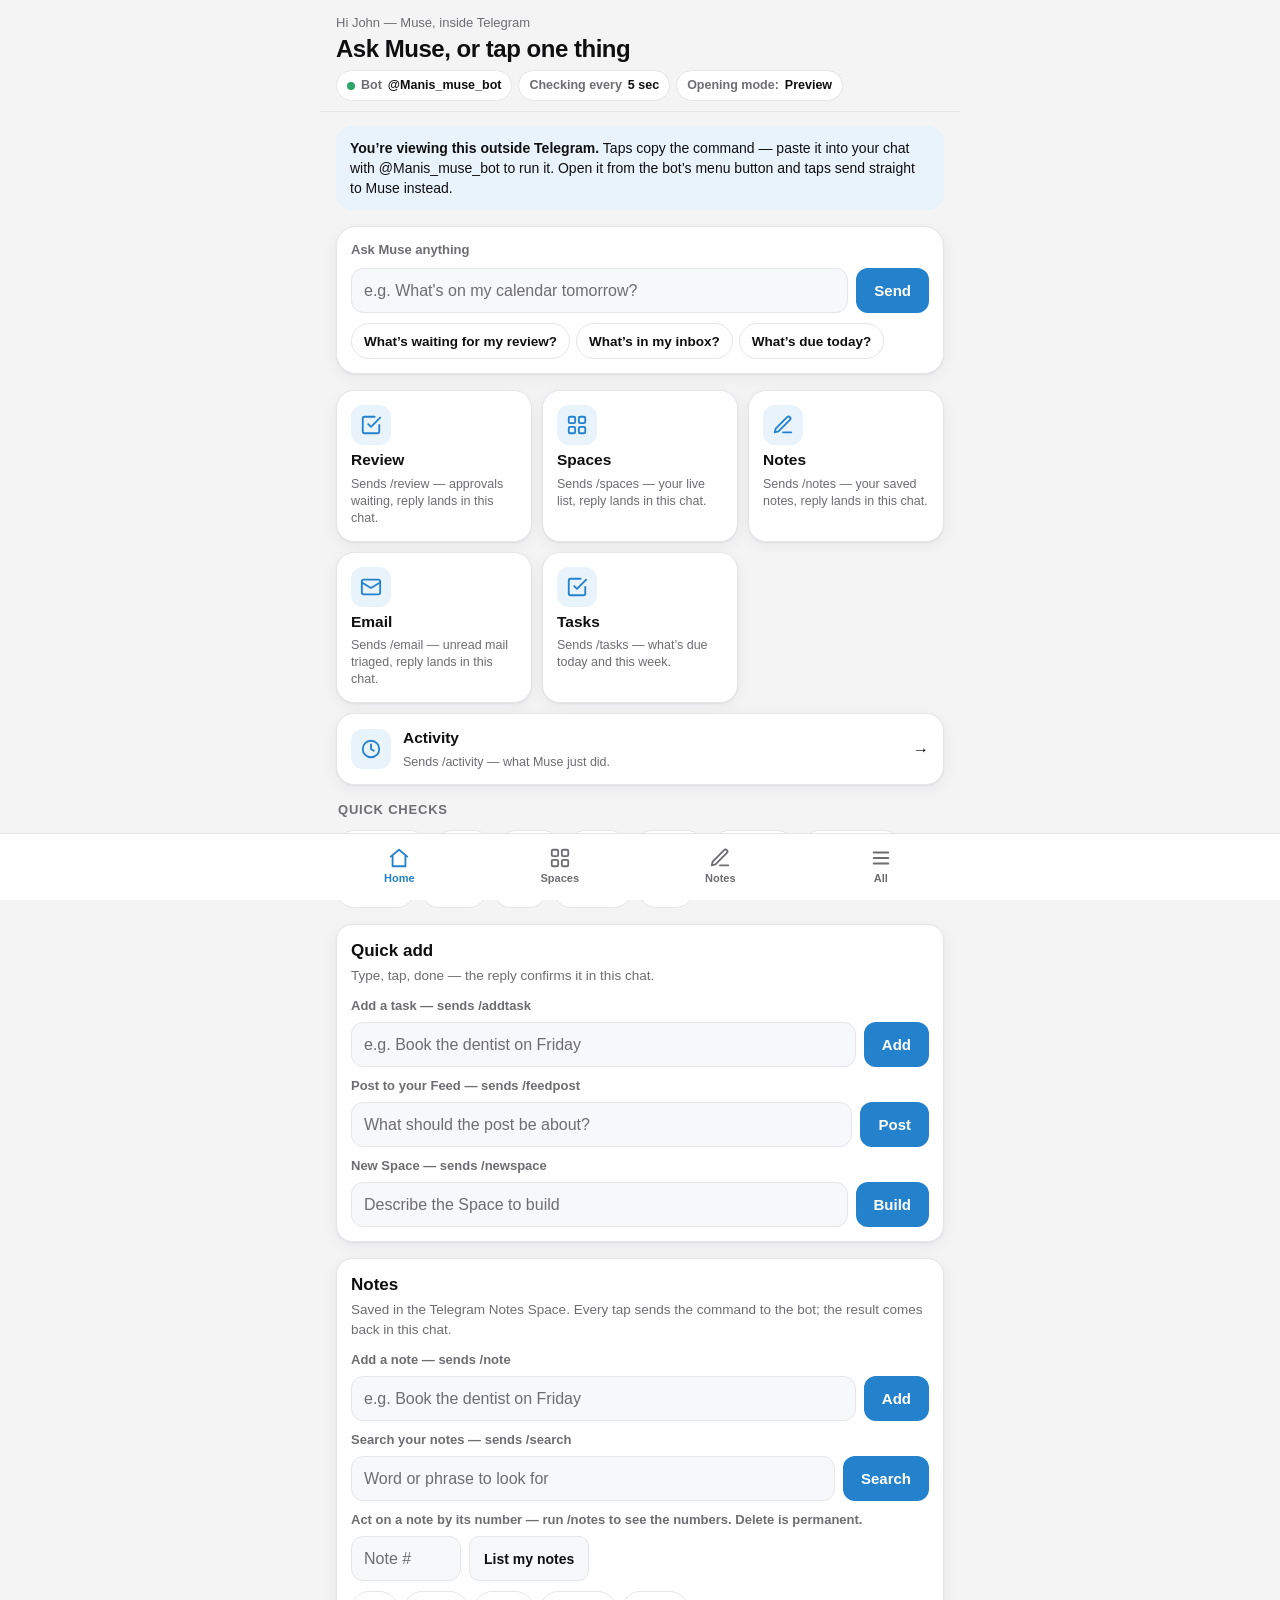
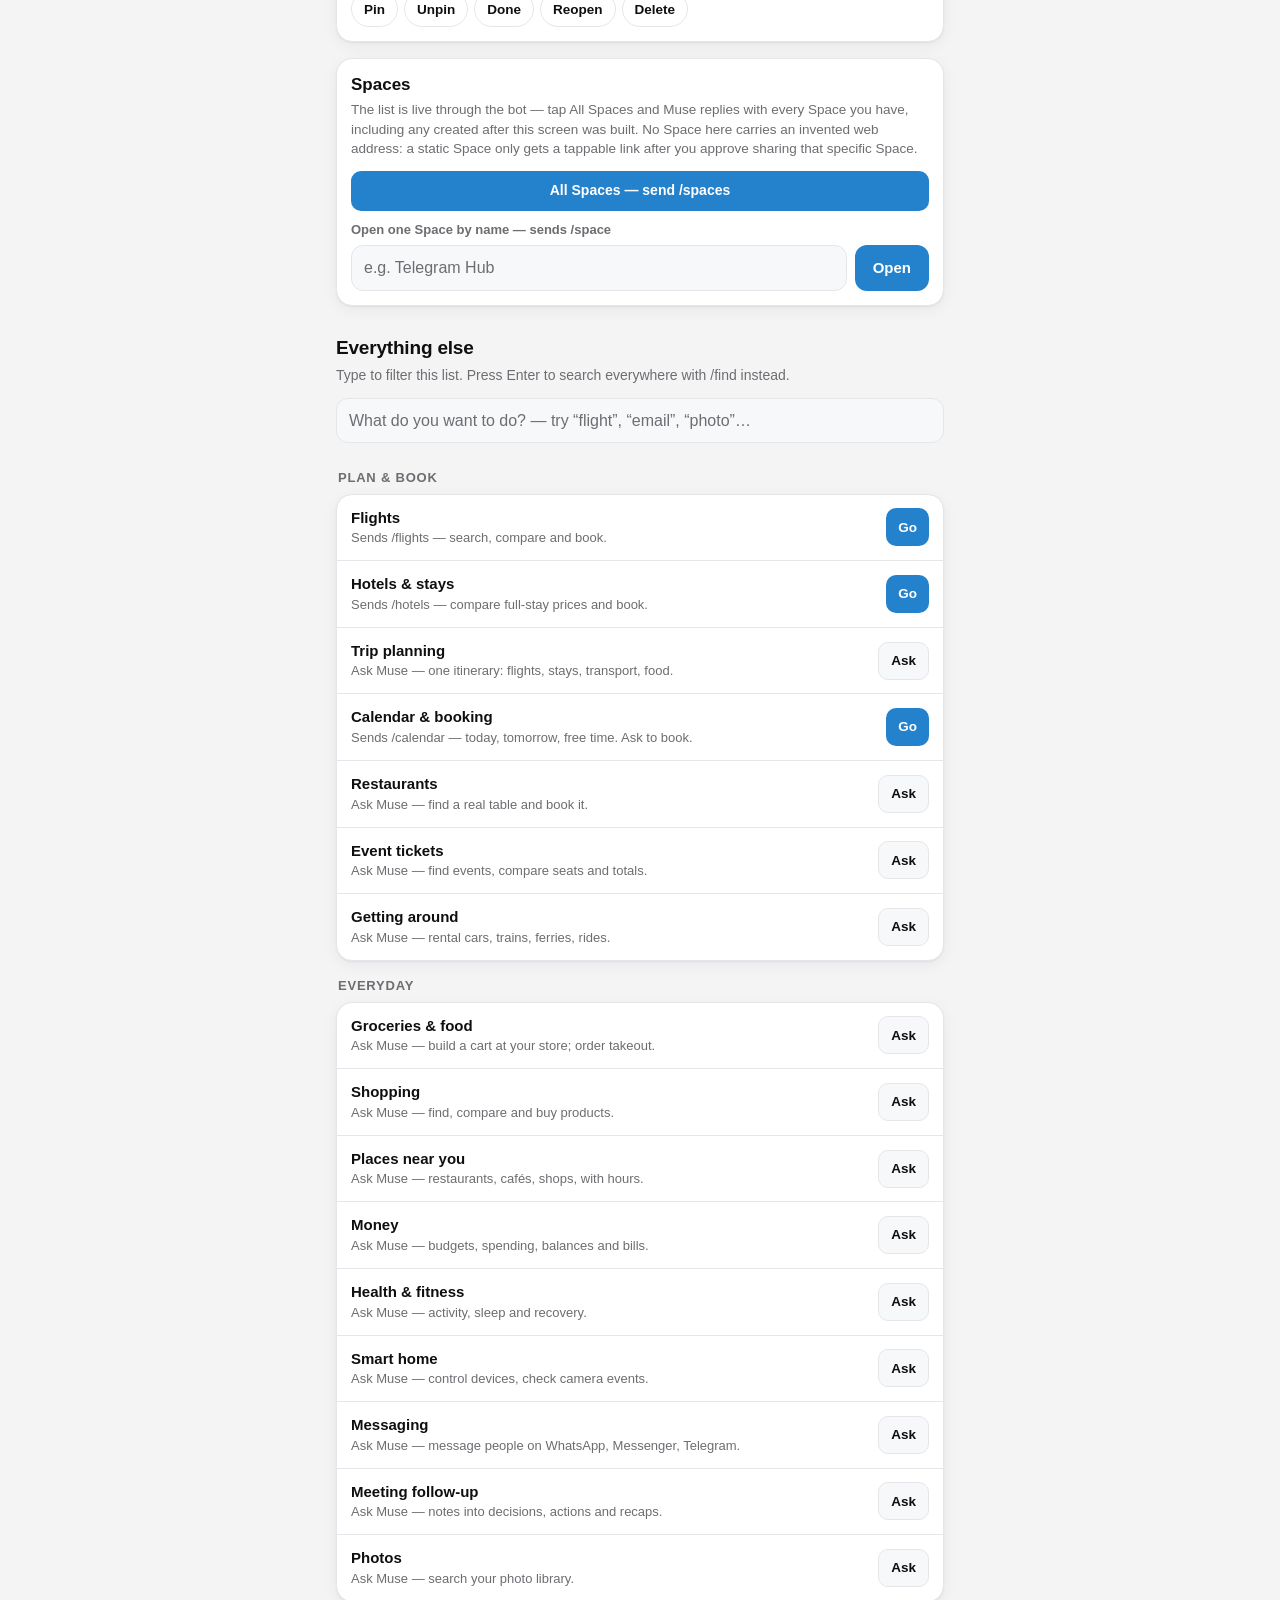
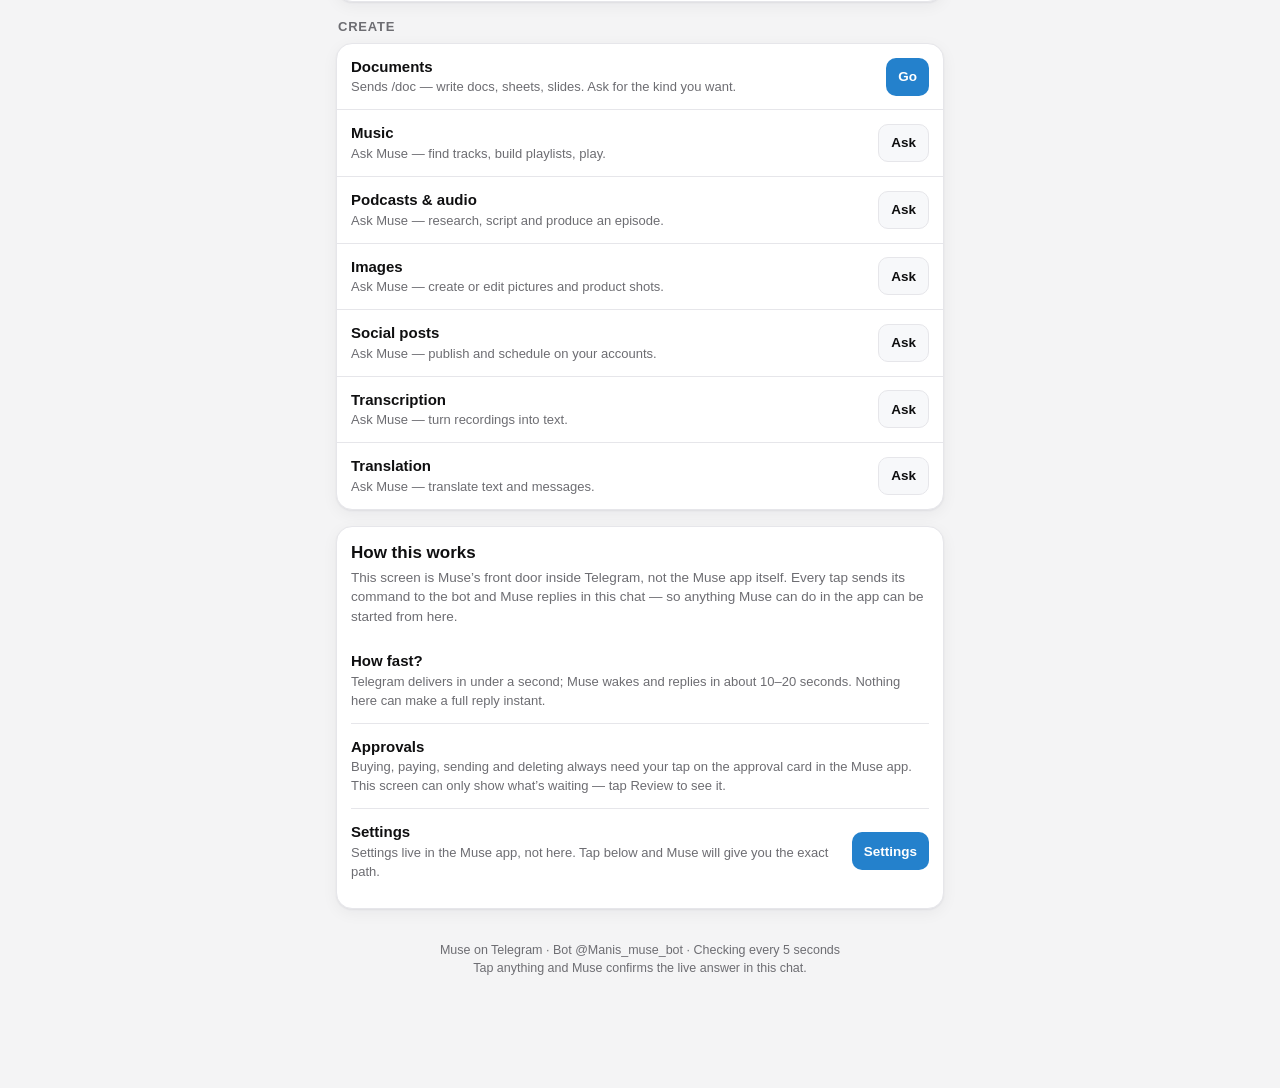
<file: index.html>
<!doctype html>
<html lang="en">
<head>
<meta charset="utf-8" />
<meta name="viewport" content="width=device-width, initial-scale=1, viewport-fit=cover" />
<meta name="color-scheme" content="light dark" />
<link rel="icon" href="data:," />
<title>Muse Telegram App</title>
<script src="https://telegram.org/js/telegram-web-app.js"></script>
<style>
  /* v3 — redesigned from scratch 2026-11-24. One screen, five core actions,
     everything else behind one search. Colours come from Telegram's theme
     variables first (light + dark), with fallbacks — nothing hard-coded. */
  :root{
    color-scheme: light dark;
    --bg:var(--tg-theme-secondary-bg-color,#f4f4f5);
    --card:var(--tg-theme-bg-color,#ffffff);
    --card-2:var(--tg-theme-secondary-bg-color,#f7f8fa);
    --text:var(--tg-theme-text-color,#0f0f10);
    --muted:var(--tg-theme-hint-color,#6d6d72);
    --line:var(--tg-theme-section-separator-color,#e6e6ea);
    --accent:var(--tg-theme-button-color,#2481cc);
    --accent-ink:var(--tg-theme-button-text-color,#ffffff);
    --accent-soft:var(--tg-theme-section-bg-color,#e8f3fc);
    --radius:16px;
    --shadow:0 1px 2px rgba(16,24,40,.06),0 4px 16px rgba(16,24,40,.05);
  }
  *{box-sizing:border-box}
  html{scroll-behavior:smooth}
  @media (prefers-reduced-motion: reduce){ html{scroll-behavior:auto} *{transition:none!important} }
  body{
    margin:0; background:var(--bg); color:var(--text);
    font-family:-apple-system,BlinkMacSystemFont,"Segoe UI",Roboto,"Helvetica Neue",Arial,sans-serif;
    font-size:16px; line-height:1.45; -webkit-font-smoothing:antialiased;
  }
  button,[role="button"],input{min-height:44px}
  button{font:inherit; cursor:pointer}
  :focus-visible{outline:2px solid var(--accent); outline-offset:2px; border-radius:8px}
  .wrap{max-width:640px; margin:0 auto; padding:0 16px 110px}

  header.top{
    position:sticky; top:0; z-index:20; margin:0 -16px; padding:14px 16px 10px;
    background:var(--bg); border-bottom:1px solid var(--line);
  }
  .hi{font-size:13px; color:var(--muted); margin:0}
  h1{font-size:24px; line-height:1.15; letter-spacing:-.02em; margin:2px 0 8px; font-weight:750}
  .statusrow{display:flex; flex-wrap:wrap; gap:6px; align-items:center}
  .pill{display:inline-flex; align-items:center; gap:6px; font-size:12.5px; font-weight:600; padding:5px 10px; border-radius:999px; background:var(--card); border:1px solid var(--line); color:var(--muted)}
  .dot{width:8px;height:8px;border-radius:50%;background:#2ea36b;flex:none}
  .pill b{color:var(--text); font-weight:650}

  .mode{margin:14px 0 0; padding:12px 14px; border-radius:var(--radius); background:var(--accent-soft); font-size:14px; display:none}
  .mode.show{display:block}
  .mode p{margin:0}

  /* Ask */
  .ask{margin-top:16px; background:var(--card); border:1px solid var(--line); border-radius:20px; padding:14px; box-shadow:var(--shadow)}
  .ask label{font-size:13px; font-weight:650; color:var(--muted); display:block; margin-bottom:8px}
  .askrow{display:flex; gap:8px}
  input[type="text"],input[type="search"]{
    flex:1; min-width:0; border:1px solid var(--line); background:var(--card-2); color:var(--text);
    border-radius:12px; padding:10px 12px; font:inherit; font-size:16px;
  }
  input::placeholder{color:var(--muted)}
  .sendbtn{flex:none; border:0; border-radius:12px; padding:0 18px; background:var(--accent); color:var(--accent-ink); font-weight:700; font-size:15px}
  .chips{display:flex; flex-wrap:wrap; gap:6px; margin-top:10px}
  .chip{border:1px solid var(--line); background:var(--card); color:var(--text); border-radius:999px; padding:0 12px; min-height:36px; font-size:13.5px; font-weight:550}

  /* Core tiles — the five things John does most */
  .grid{display:grid; grid-template-columns:1fr 1fr; gap:10px; margin-top:16px}
  @media (min-width:520px){ .grid{grid-template-columns:1fr 1fr 1fr} }
  .tile{
    text-align:left; border:1px solid var(--line); background:var(--card); border-radius:18px;
    padding:14px; box-shadow:var(--shadow); display:flex; flex-direction:column; gap:6px; min-height:104px;
    color:var(--text); width:100%;
  }
  .tile:active{transform:scale(.985)}
  .tile .ic{width:40px;height:40px;border-radius:12px;display:grid;place-items:center;background:var(--accent-soft);color:var(--accent)}
  .tile .ic svg{width:22px;height:22px}
  .tile .t{font-weight:700; font-size:15.5px; line-height:1.2}
  .tile .d{font-size:12.5px; color:var(--muted); line-height:1.35}
  .tile.wide{grid-column:1 / -1; min-height:0; flex-direction:row; align-items:center; gap:12px; padding:12px 14px}
  .tile.wide .grow{flex:1; min-width:0}

  /* Quick checks — small buttons, one tap, reply in chat */
  .quick{margin-top:16px}
  .quick .label,.sec-label{font-size:13px; font-weight:700; color:var(--muted); text-transform:uppercase; letter-spacing:.06em; margin:0 2px 8px}

  /* Cards */
  .card{background:var(--card); border:1px solid var(--line); border-radius:var(--radius); box-shadow:var(--shadow); overflow:hidden; margin-top:16px}
  .card .pad{padding:14px}
  .card h2{font-size:17px; margin:0 0 2px; font-weight:750}
  .card .sub{font-size:13.5px; color:var(--muted); margin:0 0 12px}
  .row{display:flex; gap:12px; align-items:center; padding:12px 14px; border-top:1px solid var(--line)}
  .row:first-child{border-top:0}
  .row .grow{flex:1; min-width:0}
  .row .name{font-weight:650; font-size:15px}
  .row .meta{font-size:13px; color:var(--muted); margin-top:1px}
  .btn{flex:none; border:0; border-radius:10px; padding:0 14px; min-height:40px; background:var(--accent); color:var(--accent-ink); font-weight:650; font-size:14px}
  .btn.ghost{background:var(--card-2); color:var(--text); border:1px solid var(--line)}
  .btn.small{min-height:38px; font-size:13.5px; padding:0 12px}
  .field{margin-top:10px}
  .field label{font-size:13px; font-weight:650; color:var(--muted); display:block; margin-bottom:6px}
  .note{font-size:13px; color:var(--muted); margin:10px 2px 0}
  .note b{color:var(--text)}
  .hidden{display:none!important}
  .empty{padding:18px 14px; text-align:center; color:var(--muted); font-size:14px}

  /* All list — three groups only */
  section{margin-top:28px; scroll-margin-top:180px}
  h2.sec{font-size:19px; letter-spacing:-.01em; margin:0 0 4px; font-weight:750}
  .sec-sub{color:var(--muted); font-size:14px; margin:0 0 12px}
  .filter{width:100%; border:1px solid var(--line); background:var(--card); color:var(--text); border-radius:12px; padding:10px 12px; font:inherit; font-size:16px; margin-bottom:10px}
  .feat h3{font-size:13px; text-transform:uppercase; letter-spacing:.06em; color:var(--muted); margin:16px 2px 6px; font-weight:700}

  footer{margin-top:32px; color:var(--muted); font-size:12.5px; text-align:center; line-height:1.5}

  nav.bottom{
    position:fixed; left:0; right:0; bottom:0; z-index:30;
    background:var(--card); border-top:1px solid var(--line);
    padding:6px 8px calc(6px + env(safe-area-inset-bottom));
  }
  nav.bottom .inner{max-width:640px; margin:0 auto; display:grid; grid-template-columns:repeat(4,1fr); gap:2px}
  nav.bottom a{
    display:flex; flex-direction:column; align-items:center; gap:2px; padding:7px 2px; min-height:52px;
    color:var(--muted); text-decoration:none; font-size:11px; font-weight:600; border-radius:10px;
  }
  nav.bottom a svg{width:22px; height:22px}
  nav.bottom a.on{color:var(--accent)}

  .toast{
    position:fixed; left:50%; bottom:calc(84px + env(safe-area-inset-bottom)); transform:translate(-50%,16px);
    background:#17181c; color:#fff; padding:11px 16px; border-radius:12px; font-size:14px; font-weight:550;
    max-width:min(92vw,480px); text-align:center; opacity:0; pointer-events:none; transition:opacity .18s, transform .18s; z-index:50;
    box-shadow:0 8px 28px rgba(0,0,0,.3);
  }
  .toast.show{opacity:1; transform:translate(-50%,0)}
</style>
</head>
<body>
<div class="wrap" id="top">

  <header class="top">
    <p class="hi">Hi John — Muse, inside Telegram</p>
    <h1>Ask Muse, or tap one thing</h1>
    <div class="statusrow">
      <span class="pill"><span class="dot"></span> Bot <b>@Manis_muse_bot</b></span>
      <span class="pill">Checking every <b>5 sec</b></span>
      <span class="pill" id="modePill">Opening mode: <b>Preview</b></span>
    </div>
  </header>

  <div class="mode" id="previewBanner" role="note">
    <p><strong>You&rsquo;re viewing this outside Telegram.</strong> Taps copy the command — paste it into your chat with @Manis_muse_bot to run it. Open it from the bot&rsquo;s menu button and taps send straight to Muse instead.</p>
  </div>
  <div class="mode" id="tgBanner" role="note">
    <p><strong>You&rsquo;re inside Telegram.</strong> Tap anything and the command goes straight to Muse — the reply lands in this chat. No typing, no slash commands to remember.</p>
  </div>

  <!-- Ask — the one box that does everything -->
  <div class="ask">
    <label for="askInput">Ask Muse anything</label>
    <div class="askrow">
      <input type="text" id="askInput" placeholder="e.g. What's on my calendar tomorrow?" autocomplete="off" enterkeyhint="send" />
      <button class="sendbtn" id="askSend" type="button">Send</button>
    </div>
    <div class="chips">
      <button class="chip" type="button" data-cmd="/review">What&rsquo;s waiting for my review?</button>
      <button class="chip" type="button" data-cmd="/email">What&rsquo;s in my inbox?</button>
      <button class="chip" type="button" data-cmd="/tasks">What&rsquo;s due today?</button>
    </div>
  </div>

  <!-- Core — five tiles, each does one thing and says what happens next -->
  <div class="grid" role="list" aria-label="Core actions">
    <button class="tile" type="button" data-cmd="/review">
      <span class="ic"><svg viewBox="0 0 24 24" fill="none" stroke="currentColor" stroke-width="2" stroke-linecap="round" stroke-linejoin="round"><path d="M9 11l3 3L22 4"/><path d="M21 12v7a2 2 0 0 1-2 2H5a2 2 0 0 1-2-2V5a2 2 0 0 1 2-2h11"/></svg></span>
      <span class="t">Review</span><span class="d">Sends /review — approvals waiting, reply lands in this chat.</span>
    </button>
    <button class="tile" type="button" data-cmd="/spaces">
      <span class="ic"><svg viewBox="0 0 24 24" fill="none" stroke="currentColor" stroke-width="2" stroke-linecap="round" stroke-linejoin="round"><rect x="3" y="3" width="7" height="7" rx="1.5"/><rect x="14" y="3" width="7" height="7" rx="1.5"/><rect x="3" y="14" width="7" height="7" rx="1.5"/><rect x="14" y="14" width="7" height="7" rx="1.5"/></svg></span>
      <span class="t">Spaces</span><span class="d">Sends /spaces — your live list, reply lands in this chat.</span>
    </button>
    <button class="tile" type="button" data-cmd="/notes">
      <span class="ic"><svg viewBox="0 0 24 24" fill="none" stroke="currentColor" stroke-width="2" stroke-linecap="round" stroke-linejoin="round"><path d="M12 20h9"/><path d="M16.5 3.5a2.1 2.1 0 0 1 3 3L7 19l-4 1 1-4Z"/></svg></span>
      <span class="t">Notes</span><span class="d">Sends /notes — your saved notes, reply lands in this chat.</span>
    </button>
    <button class="tile" type="button" data-cmd="/email">
      <span class="ic"><svg viewBox="0 0 24 24" fill="none" stroke="currentColor" stroke-width="2" stroke-linecap="round" stroke-linejoin="round"><rect x="2" y="4" width="20" height="16" rx="2"/><path d="m22 7-10 6L2 7"/></svg></span>
      <span class="t">Email</span><span class="d">Sends /email — unread mail triaged, reply lands in this chat.</span>
    </button>
    <button class="tile" type="button" data-cmd="/tasks">
      <span class="ic"><svg viewBox="0 0 24 24" fill="none" stroke="currentColor" stroke-width="2" stroke-linecap="round" stroke-linejoin="round"><path d="M9 11l3 3L22 4"/><path d="M21 12v7a2 2 0 0 1-2 2H5a2 2 0 0 1-2-2V5a2 2 0 0 1 2-2h11"/></svg></span>
      <span class="t">Tasks</span><span class="d">Sends /tasks — what&rsquo;s due today and this week.</span>
    </button>
    <button class="tile wide" type="button" data-cmd="/activity">
      <span class="ic"><svg viewBox="0 0 24 24" fill="none" stroke="currentColor" stroke-width="2" stroke-linecap="round" stroke-linejoin="round"><circle cx="12" cy="12" r="9"/><path d="M12 7v5l3 2"/></svg></span>
      <span class="grow"><span class="t">Activity</span><br /><span class="d">Sends /activity — what Muse just did.</span></span>
      <span aria-hidden="true">→</span>
    </button>
  </div>

  <!-- Quick checks — one tap each -->
  <div class="quick">
    <p class="label">Quick checks</p>
    <div class="chips">
      <button class="chip" type="button" data-cmd="/upcoming">Upcoming</button>
      <button class="chip" type="button" data-cmd="/feed">Feed</button>
      <button class="chip" type="button" data-cmd="/goals">Goals</button>
      <button class="chip" type="button" data-cmd="/ideas">Ideas</button>
      <button class="chip" type="button" data-cmd="/library">Library</button>
      <button class="chip" type="button" data-cmd="/calendar">Calendar</button>
      <button class="chip" type="button" data-cmd="/connectors">Connectors</button>
      <button class="chip" type="button" data-cmd="/defaults">Defaults</button>
      <button class="chip" type="button" data-cmd="/wallet">Wallet</button>
      <button class="chip" type="button" data-cmd="/find">Find</button>
      <button class="chip" type="button" data-cmd="/settings">Settings</button>
      <button class="chip" type="button" data-cmd="/help">Help</button>
    </div>
  </div>

  <!-- Quick add — three one-line forms, no sections -->
  <div class="card">
    <div class="pad">
      <h2>Quick add</h2>
      <p class="sub">Type, tap, done — the reply confirms it in this chat.</p>
      <div class="field">
        <label for="taskInput">Add a task — sends /addtask</label>
        <div class="askrow">
          <input type="text" id="taskInput" placeholder="e.g. Book the dentist on Friday" autocomplete="off" enterkeyhint="send" />
          <button class="sendbtn" id="taskAdd" type="button">Add</button>
        </div>
      </div>
      <div class="field">
        <label for="feedInput">Post to your Feed — sends /feedpost</label>
        <div class="askrow">
          <input type="text" id="feedInput" placeholder="What should the post be about?" autocomplete="off" enterkeyhint="send" />
          <button class="sendbtn" id="feedAdd" type="button">Post</button>
        </div>
      </div>
      <div class="field">
        <label for="spaceInput">New Space — sends /newspace</label>
        <div class="askrow">
          <input type="text" id="spaceInput" placeholder="Describe the Space to build" autocomplete="off" enterkeyhint="send" />
          <button class="sendbtn" id="spaceAdd" type="button">Build</button>
        </div>
      </div>
    </div>
  </div>

  <!-- Notes — one compact card -->
  <div class="card" id="notes">
    <div class="pad">
      <h2>Notes</h2>
      <p class="sub">Saved in the Telegram Notes Space. Every tap sends the command to the bot; the result comes back in this chat.</p>
      <div class="field" style="margin-top:0">
        <label for="noteInput">Add a note — sends /note</label>
        <div class="askrow">
          <input type="text" id="noteInput" placeholder="e.g. Book the dentist on Friday" autocomplete="off" enterkeyhint="send" />
          <button class="sendbtn" id="noteAdd" type="button">Add</button>
        </div>
      </div>
      <div class="field">
        <label for="noteSearchInput">Search your notes — sends /search</label>
        <div class="askrow">
          <input type="text" id="noteSearchInput" placeholder="Word or phrase to look for" autocomplete="off" enterkeyhint="search" />
          <button class="sendbtn" id="noteSearch" type="button">Search</button>
        </div>
      </div>
      <div class="field">
        <label for="noteIdInput">Act on a note by its number — run /notes to see the numbers. Delete is permanent.</label>
        <div class="askrow">
          <input type="text" id="noteIdInput" inputmode="numeric" placeholder="Note #" autocomplete="off" aria-label="Note number" style="flex:0 0 110px" />
          <button class="btn ghost" type="button" data-cmd="/notes">List my notes</button>
        </div>
        <div class="chips" style="margin-top:10px">
          <button class="chip" type="button" data-note-action="/pin">Pin</button>
          <button class="chip" type="button" data-note-action="/unpin">Unpin</button>
          <button class="chip" type="button" data-note-action="/done">Done</button>
          <button class="chip" type="button" data-note-action="/reopen">Reopen</button>
          <button class="chip" type="button" data-note-action="/delete">Delete</button>
        </div>
      </div>
    </div>
  </div>

  <!-- Spaces — one compact card, live list only -->
  <div class="card" id="spaces">
    <div class="pad">
      <h2>Spaces</h2>
      <p class="sub">The list is live through the bot — tap All Spaces and Muse replies with every Space you have, including any created after this screen was built. No Space here carries an invented web address: a static Space only gets a tappable link after you approve sharing that specific Space.</p>
      <button class="btn" type="button" data-cmd="/spaces" style="width:100%">All Spaces — send /spaces</button>
      <div class="field">
        <label for="openSpaceInput">Open one Space by name — sends /space</label>
        <div class="askrow">
          <input type="text" id="openSpaceInput" placeholder="e.g. Telegram Hub" autocomplete="off" enterkeyhint="send" />
          <button class="sendbtn" id="openSpaceGo" type="button">Open</button>
        </div>
      </div>
    </div>
  </div>

  <!-- All — one search, three groups -->
  <section id="all">
    <h2 class="sec">Everything else</h2>
    <p class="sec-sub">Type to filter this list. Press Enter to search everywhere with /find instead.</p>
    <input class="filter" id="filterInput" type="search" placeholder="What do you want to do? — try “flight”, “email”, “photo”…" aria-label="Filter features — Enter searches everywhere" />
    <div class="feat" id="featList">
      <h3>Plan &amp; book</h3>
      <div class="card" style="margin-top:0">
        <div class="row" data-keys="flight fly plane trip"><div class="grow"><div class="name">Flights</div><div class="meta">Sends /flights — search, compare and book.</div></div><button class="btn small" type="button" data-cmd="/flights">Go</button></div>
        <div class="row" data-keys="hotel stay room travel"><div class="grow"><div class="name">Hotels &amp; stays</div><div class="meta">Sends /hotels — compare full-stay prices and book.</div></div><button class="btn small" type="button" data-cmd="/hotels">Go</button></div>
        <div class="row" data-keys="trip itinerary travel holiday"><div class="grow"><div class="name">Trip planning</div><div class="meta">Ask Muse — one itinerary: flights, stays, transport, food.</div></div><button class="btn small ghost" type="button" data-cmd="ask:trip">Ask</button></div>
        <div class="row" data-keys="calendar schedule meeting appointment invite book"><div class="grow"><div class="name">Calendar &amp; booking</div><div class="meta">Sends /calendar — today, tomorrow, free time. Ask to book.</div></div><button class="btn small" type="button" data-cmd="/calendar">Go</button></div>
        <div class="row" data-keys="restaurant table dinner reservation"><div class="grow"><div class="name">Restaurants</div><div class="meta">Ask Muse — find a real table and book it.</div></div><button class="btn small ghost" type="button" data-cmd="ask:restaurants">Ask</button></div>
        <div class="row" data-keys="ticket event concert show seats"><div class="grow"><div class="name">Event tickets</div><div class="meta">Ask Muse — find events, compare seats and totals.</div></div><button class="btn small ghost" type="button" data-cmd="ask:tickets">Ask</button></div>
        <div class="row" data-keys="car train ferry bus transport rental"><div class="grow"><div class="name">Getting around</div><div class="meta">Ask Muse — rental cars, trains, ferries, rides.</div></div><button class="btn small ghost" type="button" data-cmd="ask:transport">Ask</button></div>
      </div>
      <h3>Everyday</h3>
      <div class="card" style="margin-top:0">
        <div class="row" data-keys="groceries shopping list food delivery takeout"><div class="grow"><div class="name">Groceries &amp; food</div><div class="meta">Ask Muse — build a cart at your store; order takeout.</div></div><button class="btn small ghost" type="button" data-cmd="ask:groceries">Ask</button></div>
        <div class="row" data-keys="shop buy product price gift compare"><div class="grow"><div class="name">Shopping</div><div class="meta">Ask Muse — find, compare and buy products.</div></div><button class="btn small ghost" type="button" data-cmd="ask:shopping">Ask</button></div>
        <div class="row" data-keys="places near cafe park restaurant shop find"><div class="grow"><div class="name">Places near you</div><div class="meta">Ask Muse — restaurants, cafés, shops, with hours.</div></div><button class="btn small ghost" type="button" data-cmd="ask:places">Ask</button></div>
        <div class="row" data-keys="money budget spending bank debt finance"><div class="grow"><div class="name">Money</div><div class="meta">Ask Muse — budgets, spending, balances and bills.</div></div><button class="btn small ghost" type="button" data-cmd="ask:money">Ask</button></div>
        <div class="row" data-keys="health fitness sleep workout activity"><div class="grow"><div class="name">Health &amp; fitness</div><div class="meta">Ask Muse — activity, sleep and recovery.</div></div><button class="btn small ghost" type="button" data-cmd="ask:health">Ask</button></div>
        <div class="row" data-keys="home smart lights camera devices"><div class="grow"><div class="name">Smart home</div><div class="meta">Ask Muse — control devices, check camera events.</div></div><button class="btn small ghost" type="button" data-cmd="ask:home">Ask</button></div>
        <div class="row" data-keys="message whatsapp messenger telegram chat send"><div class="grow"><div class="name">Messaging</div><div class="meta">Ask Muse — message people on WhatsApp, Messenger, Telegram.</div></div><button class="btn small ghost" type="button" data-cmd="ask:messaging">Ask</button></div>
        <div class="row" data-keys="meeting notes transcript follow up actions"><div class="grow"><div class="name">Meeting follow-up</div><div class="meta">Ask Muse — notes into decisions, actions and recaps.</div></div><button class="btn small ghost" type="button" data-cmd="ask:meetings">Ask</button></div>
        <div class="row" data-keys="photo photos pictures library gallery"><div class="grow"><div class="name">Photos</div><div class="meta">Ask Muse — search your photo library.</div></div><button class="btn small ghost" type="button" data-cmd="ask:photos">Ask</button></div>
      </div>
      <h3>Create</h3>
      <div class="card" style="margin-top:0">
        <div class="row" data-keys="document pdf spreadsheet presentation write doc sheet slides"><div class="grow"><div class="name">Documents</div><div class="meta">Sends /doc — write docs, sheets, slides. Ask for the kind you want.</div></div><button class="btn small" type="button" data-cmd="/doc">Go</button></div>
        <div class="row" data-keys="music song playlist spotify play"><div class="grow"><div class="name">Music</div><div class="meta">Ask Muse — find tracks, build playlists, play.</div></div><button class="btn small ghost" type="button" data-cmd="ask:music">Ask</button></div>
        <div class="row" data-keys="podcast audio narration voice episode"><div class="grow"><div class="name">Podcasts &amp; audio</div><div class="meta">Ask Muse — research, script and produce an episode.</div></div><button class="btn small ghost" type="button" data-cmd="ask:podcast">Ask</button></div>
        <div class="row" data-keys="image picture draw generate edit photo"><div class="grow"><div class="name">Images</div><div class="meta">Ask Muse — create or edit pictures and product shots.</div></div><button class="btn small ghost" type="button" data-cmd="ask:images">Ask</button></div>
        <div class="row" data-keys="social post instagram facebook threads publish"><div class="grow"><div class="name">Social posts</div><div class="meta">Ask Muse — publish and schedule on your accounts.</div></div><button class="btn small ghost" type="button" data-cmd="ask:social">Ask</button></div>
        <div class="row" data-keys="transcribe audio video recording transcript"><div class="grow"><div class="name">Transcription</div><div class="meta">Ask Muse — turn recordings into text.</div></div><button class="btn small ghost" type="button" data-cmd="ask:transcribe">Ask</button></div>
        <div class="row" data-keys="translate language"><div class="grow"><div class="name">Translation</div><div class="meta">Ask Muse — translate text and messages.</div></div><button class="btn small ghost" type="button" data-cmd="ask:translate">Ask</button></div>
      </div>
      <div class="empty hidden" id="featEmpty">Nothing matches that — try a shorter word, press Enter to search everywhere, or just ask Muse at the top.</div>
    </div>
  </section>

  <!-- Help — short, honest, no settings that pretend to work -->
  <div class="card" id="help">
    <div class="pad">
      <h2>How this works</h2>
      <p class="sub">This screen is Muse&rsquo;s front door inside Telegram, not the Muse app itself. Every tap sends its command to the bot and Muse replies in this chat — so anything Muse can do in the app can be started from here.</p>
      <div class="row" style="border-top:0; padding-left:0; padding-right:0"><div class="grow"><div class="name">How fast?</div><div class="meta">Telegram delivers in under a second; Muse wakes and replies in about 10–20 seconds. Nothing here can make a full reply instant.</div></div></div>
      <div class="row" style="padding-left:0; padding-right:0"><div class="grow"><div class="name">Approvals</div><div class="meta">Buying, paying, sending and deleting always need your tap on the approval card in the Muse app. This screen can only show what&rsquo;s waiting — tap Review to see it.</div></div></div>
      <div class="row" style="padding-left:0; padding-right:0"><div class="grow"><div class="name">Settings</div><div class="meta">Settings live in the Muse app, not here. Tap below and Muse will give you the exact path.</div></div><button class="btn small" type="button" data-cmd="/settings">Settings</button></div>
    </div>
  </div>

  <footer>
    Muse on Telegram · Bot @Manis_muse_bot · Checking every 5 seconds<br />
    Tap anything and Muse confirms the live answer in this chat.
  </footer>
</div>

<nav class="bottom" aria-label="Sections">
  <div class="inner">
    <a href="#top" class="on" data-nav><svg viewBox="0 0 24 24" fill="none" stroke="currentColor" stroke-width="2" stroke-linecap="round" stroke-linejoin="round"><path d="M3 10.5 12 3l9 7.5"/><path d="M5 9.5V21h14V9.5"/></svg>Home</a>
    <a href="#spaces" data-nav><svg viewBox="0 0 24 24" fill="none" stroke="currentColor" stroke-width="2" stroke-linecap="round" stroke-linejoin="round"><rect x="3" y="3" width="7" height="7" rx="1.5"/><rect x="14" y="3" width="7" height="7" rx="1.5"/><rect x="3" y="14" width="7" height="7" rx="1.5"/><rect x="14" y="14" width="7" height="7" rx="1.5"/></svg>Spaces</a>
    <a href="#notes" data-nav><svg viewBox="0 0 24 24" fill="none" stroke="currentColor" stroke-width="2" stroke-linecap="round" stroke-linejoin="round"><path d="M12 20h9"/><path d="M16.5 3.5a2.1 2.1 0 0 1 3 3L7 19l-4 1 1-4Z"/></svg>Notes</a>
    <a href="#all" data-nav><svg viewBox="0 0 24 24" fill="none" stroke="currentColor" stroke-width="2" stroke-linecap="round" stroke-linejoin="round"><line x1="4" y1="6" x2="20" y2="6"/><line x1="4" y1="12" x2="20" y2="12"/><line x1="4" y1="18" x2="20" y2="18"/></svg>All</a>
  </div>
</nav>

<div class="toast" id="toast" role="status" aria-live="polite"></div>

<script>
(function(){
  "use strict";
  var tg = (window.Telegram && window.Telegram.WebApp) ? window.Telegram.WebApp : null;
  var inTelegram = !!(tg && tg.initData);
  var toastEl = document.getElementById('toast');
  var toastTimer = null;

  function haptic(){
    try{ if(tg && tg.HapticFeedback) tg.HapticFeedback.impactOccurred('light'); }catch(e){}
  }
  function escapeHtml(s){
    return String(s).replace(/[&<>"']/g, function(c){
      return {'&':'&amp;','<':'&lt;','>':'&gt;','"':'&quot;',"'":'&#39;'}[c];
    });
  }
  function showToast(html, ms){
    toastEl.innerHTML = html;
    toastEl.classList.add('show');
    if(toastTimer) clearTimeout(toastTimer);
    toastTimer = setTimeout(function(){ toastEl.classList.remove('show'); }, ms || 3400);
  }
  function copyText(text, done){
    function fallback(){
      var ta = document.createElement('textarea');
      ta.value = text; ta.style.position='fixed'; ta.style.opacity='0';
      document.body.appendChild(ta); ta.select();
      try{ document.execCommand('copy'); }catch(e){}
      document.body.removeChild(ta);
      if(done) done();
    }
    if(navigator.clipboard && navigator.clipboard.writeText){
      navigator.clipboard.writeText(text).then(function(){ if(done) done(); }, fallback);
    } else { fallback(); }
  }

  // Core: send a command to Muse via the bot, or copy it outside Telegram.
  function sendCommand(cmd, label){
    haptic();
    if(inTelegram){
      try{
        tg.sendData(cmd);
        showToast('Sent to Muse: <b>' + escapeHtml(label || cmd) + '</b> — the reply lands in this chat.');
        return;
      }catch(e){ /* fall through to copy mode */ }
    }
    copyText(cmd, function(){
      showToast('Copied <b>' + escapeHtml(cmd) + '</b> — paste it into your chat with @Manis_muse_bot to run it.');
    });
  }

  if(tg){
    try{
      tg.ready();
      tg.expand();
      if(tg.setHeaderColor) tg.setHeaderColor('secondary_bg_color');
      if(tg.setBackgroundColor) tg.setBackgroundColor('secondary_bg_color');
    }catch(e){}
  }
  document.getElementById(inTelegram ? 'tgBanner' : 'previewBanner').classList.add('show');
  document.getElementById('modePill').innerHTML = inTelegram
    ? 'Opened in: <b>Telegram</b>'
    : 'Opening mode: <b>Preview</b>';

  // All command buttons
  document.addEventListener('click', function(ev){
    var el = ev.target.closest('[data-cmd]');
    if(el){
      var label = (el.querySelector('.t') || el.querySelector('.name') || el).textContent.trim();
      sendCommand(el.getAttribute('data-cmd'), label);
    }
  });

  // One-line forms: prefix + input value -> command
  function bindForm(inputId, buttonId, prefix, emptyMsg){
    var input = document.getElementById(inputId);
    var btn = document.getElementById(buttonId);
    if(!input || !btn) return;
    function go(){
      var v = input.value.trim();
      if(!v){ showToast(emptyMsg); input.focus(); return; }
      sendCommand(prefix + v, prefix + v);
      input.value = '';
    }
    btn.addEventListener('click', go);
    input.addEventListener('keydown', function(e){ if(e.key === 'Enter'){ e.preventDefault(); go(); } });
  }
  bindForm('askInput', 'askSend', 'ask:', 'Type a question first — anything you would ask Muse.');
  bindForm('taskInput', 'taskAdd', '/addtask ', 'Type the task first, then tap Add.');
  bindForm('feedInput', 'feedAdd', '/feedpost ', 'Type what the post should be about first.');
  bindForm('spaceInput', 'spaceAdd', '/newspace ', 'Describe the Space to build first.');
  bindForm('noteInput', 'noteAdd', '/note ', 'Type the note first, then tap Add.');
  bindForm('noteSearchInput', 'noteSearch', '/search ', 'Type a word or phrase to search for.');
  bindForm('openSpaceInput', 'openSpaceGo', '/space ', 'Type the Space name first.');

  // Notes: act on a note by number
  var noteIdInput = document.getElementById('noteIdInput');
  document.addEventListener('click', function(ev){
    var el = ev.target.closest('[data-note-action]');
    if(!el) return;
    var id = noteIdInput.value.trim();
    if(!id){ showToast('Type the note number first — run /notes to see the numbers.'); noteIdInput.focus(); return; }
    var cmd = el.getAttribute('data-note-action') + ' ' + id;
    sendCommand(cmd, cmd);
  });

  // Search box: filters the list as you type; Enter searches everywhere with /find
  var filter = document.getElementById('filterInput');
  var featList = document.getElementById('featList');
  function applyFilter(){
    var q = filter.value.trim().toLowerCase();
    var anyVisible = false;
    Array.prototype.forEach.call(featList.querySelectorAll('.row[data-keys]'), function(row){
      var hay = (row.getAttribute('data-keys') + ' ' + row.textContent).toLowerCase();
      var show = !q || hay.indexOf(q) !== -1;
      row.classList.toggle('hidden', !show);
      if(show) anyVisible = true;
    });
    Array.prototype.forEach.call(featList.querySelectorAll('h3'), function(h){
      var card = h.nextElementSibling;
      var vis = card && card.querySelectorAll('.row:not(.hidden)').length > 0;
      h.classList.toggle('hidden', !vis);
      if(card) card.classList.toggle('hidden', !vis);
    });
    document.getElementById('featEmpty').classList.toggle('hidden', anyVisible);
  }
  filter.addEventListener('input', applyFilter);
  filter.addEventListener('keydown', function(e){
    if(e.key === 'Enter'){
      e.preventDefault();
      var q = filter.value.trim();
      if(!q){ showToast('Type what to search for first.'); return; }
      sendCommand('/find ' + q, '/find ' + q);
    }
  });

  // Bottom nav active state
  var navLinks = document.querySelectorAll('[data-nav]');
  navLinks.forEach(function(a){
    a.addEventListener('click', function(){
      navLinks.forEach(function(x){ x.classList.remove('on'); });
      a.classList.add('on');
    });
  });
})();
</script>
</body>
</html>
</file>
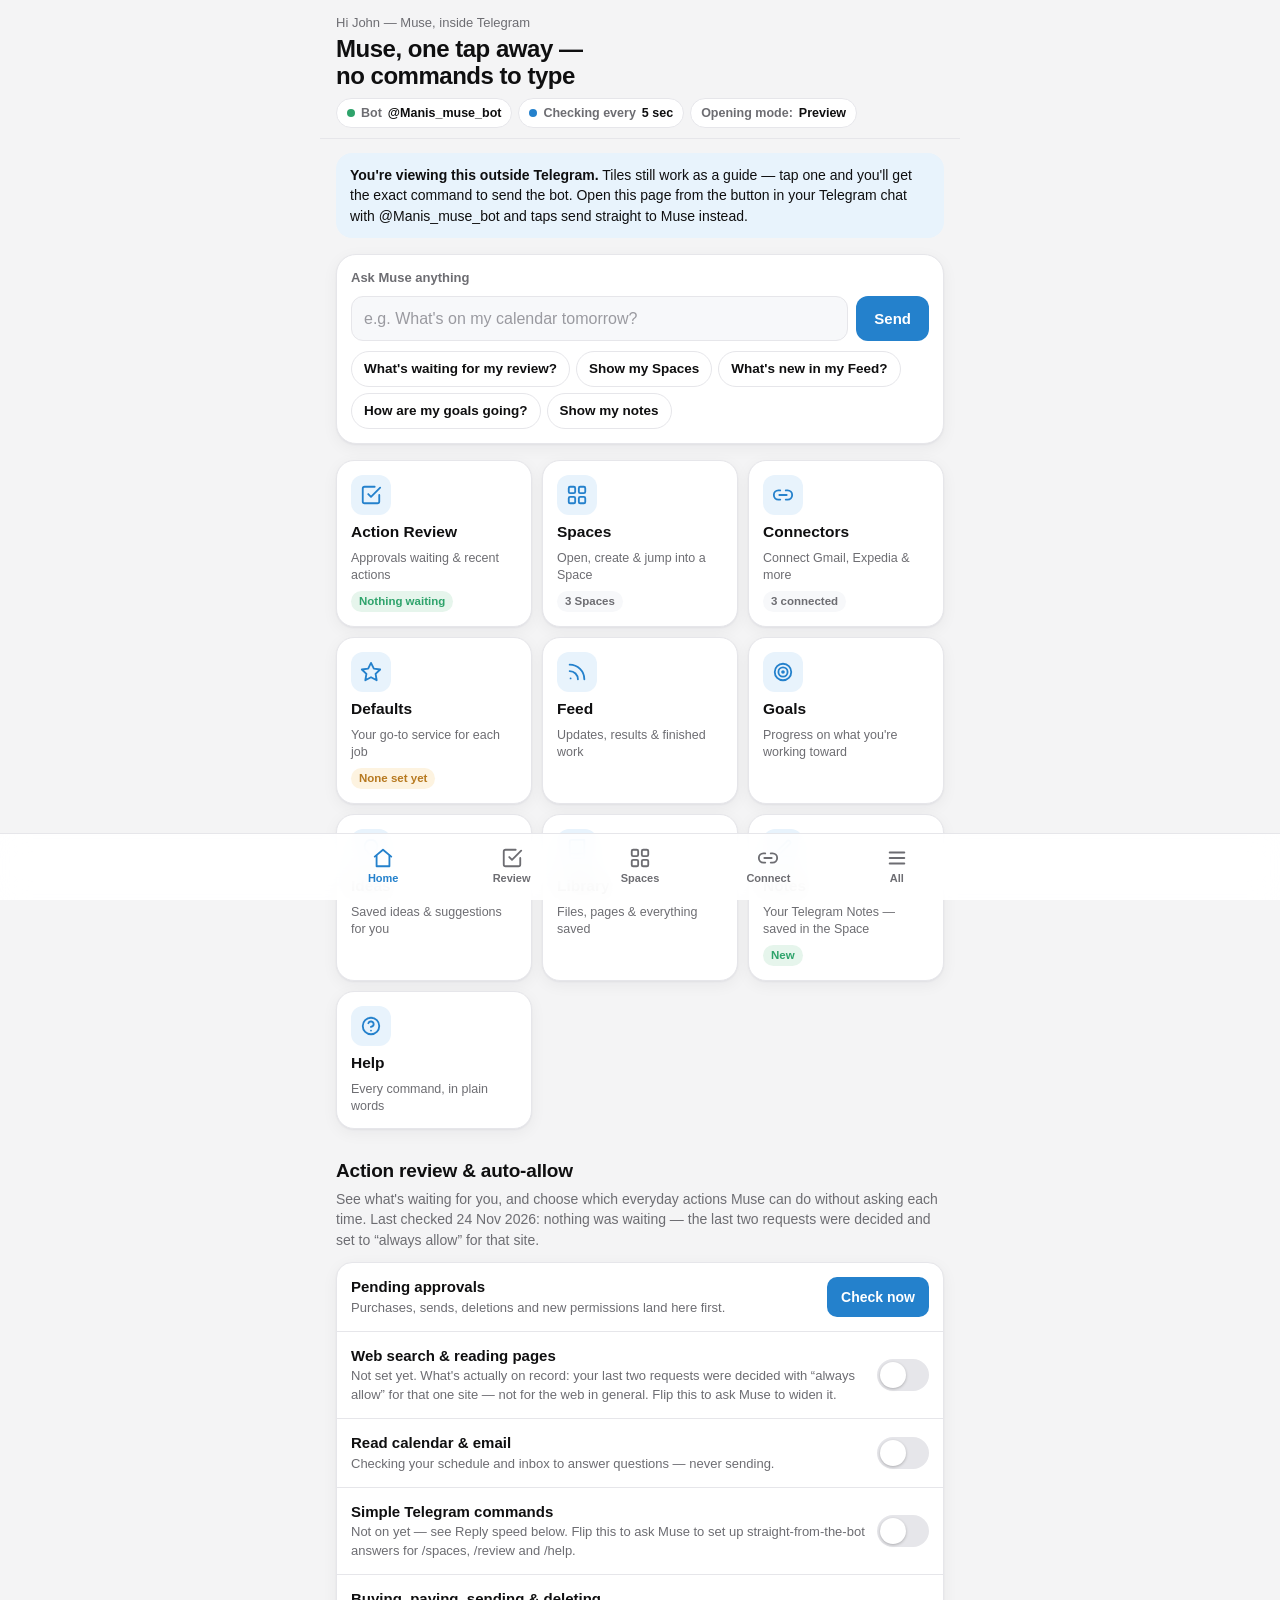
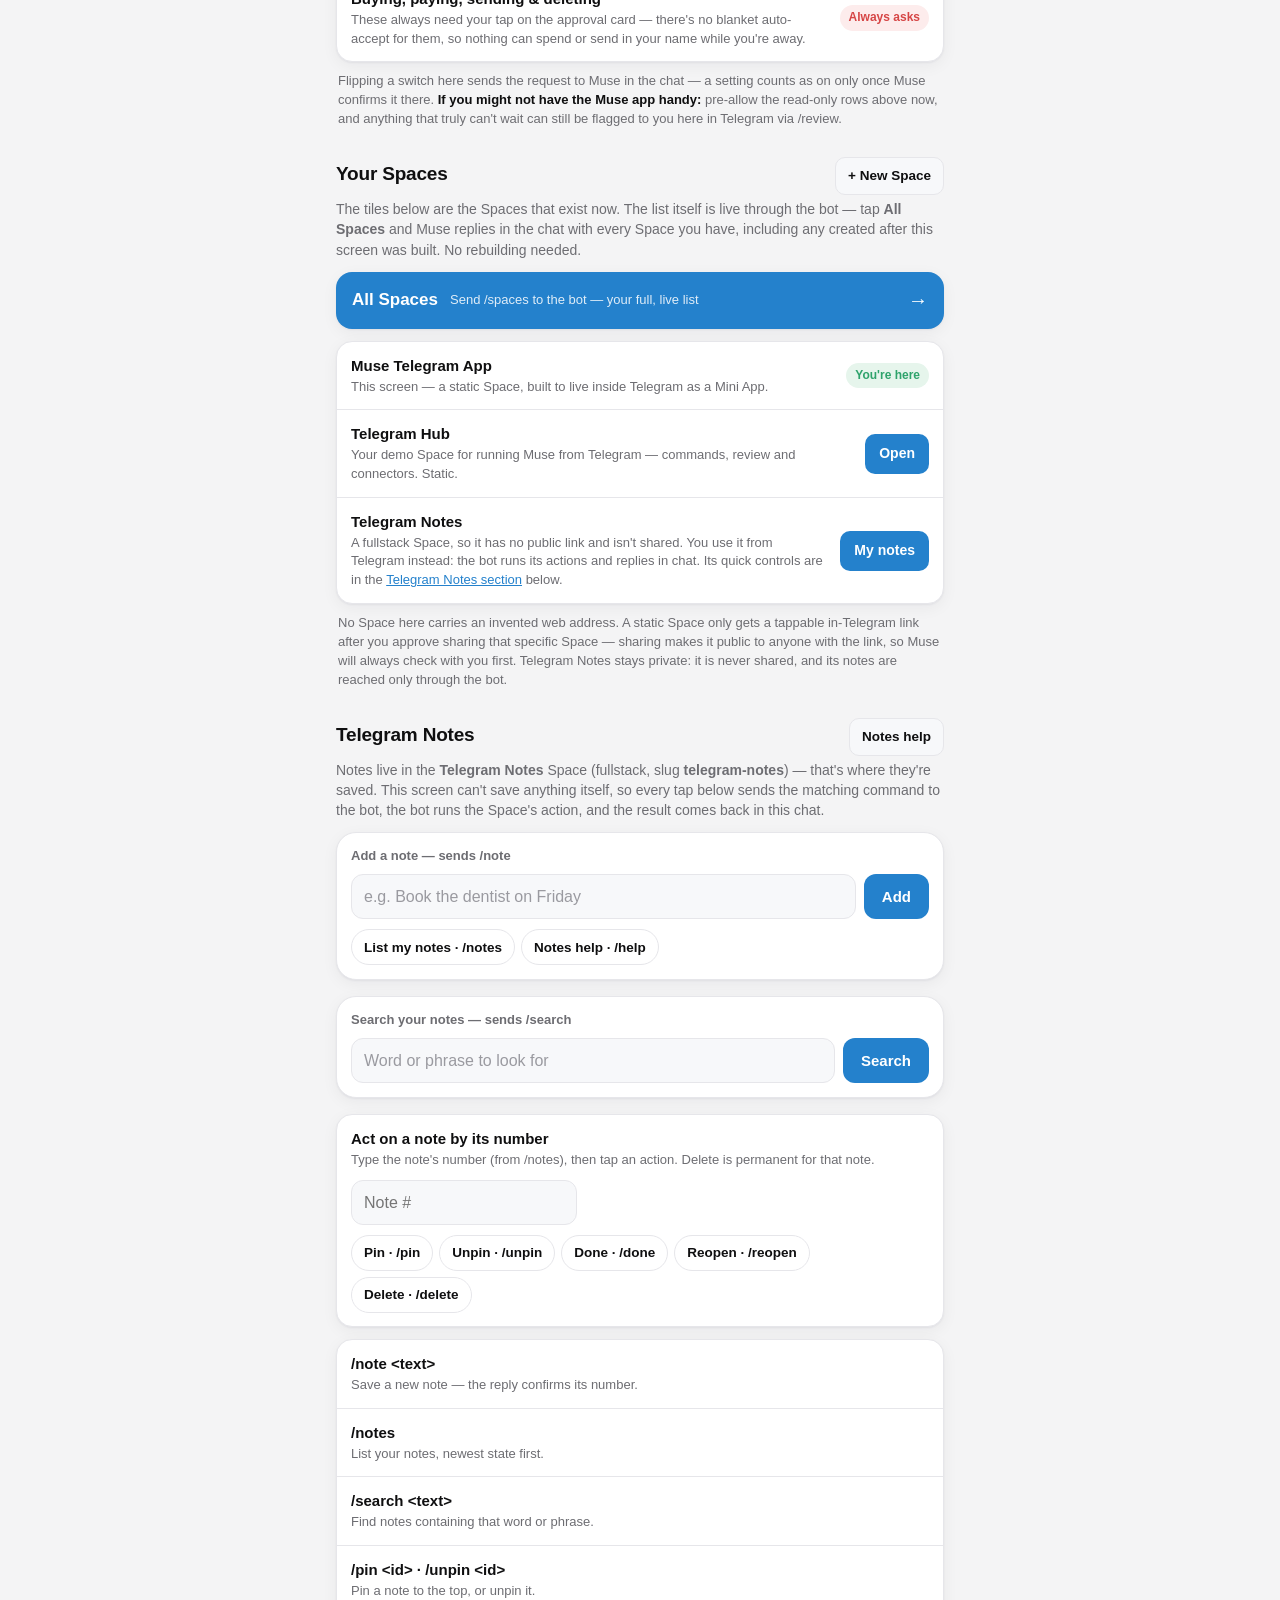
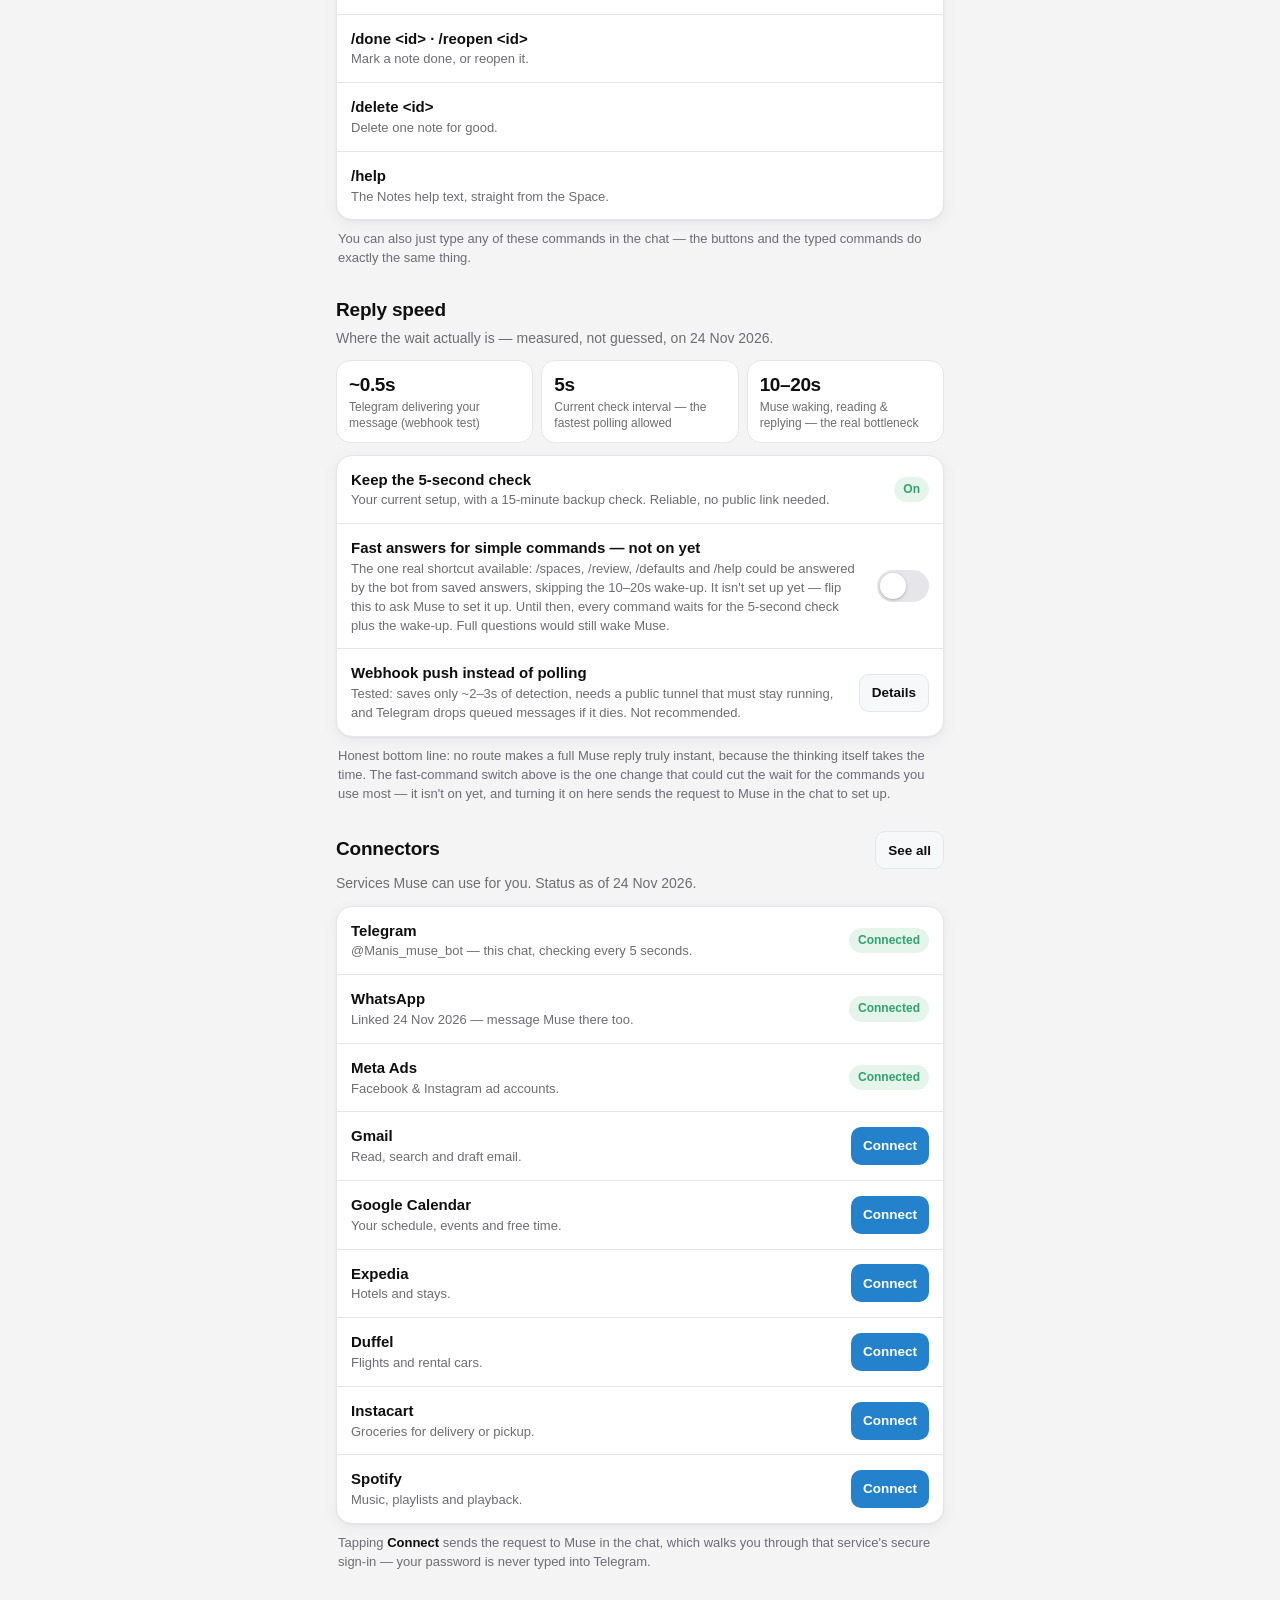
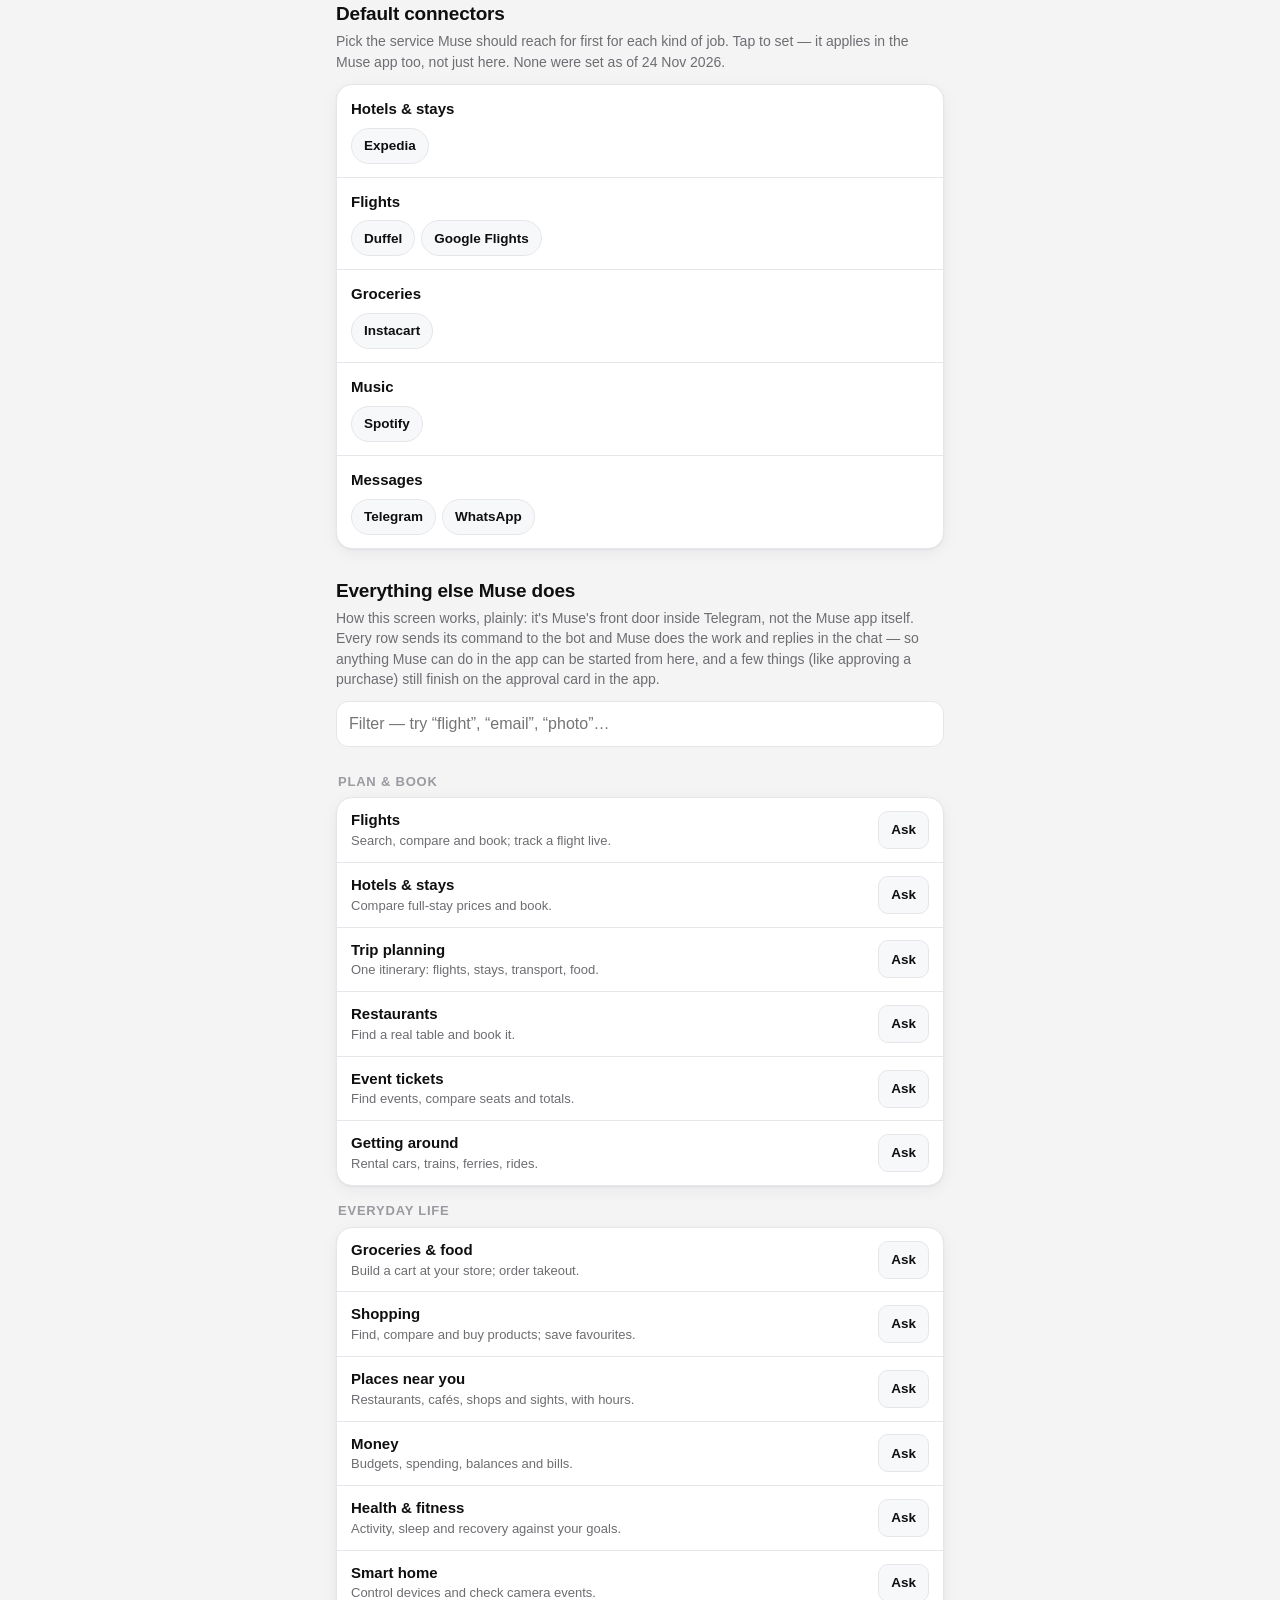
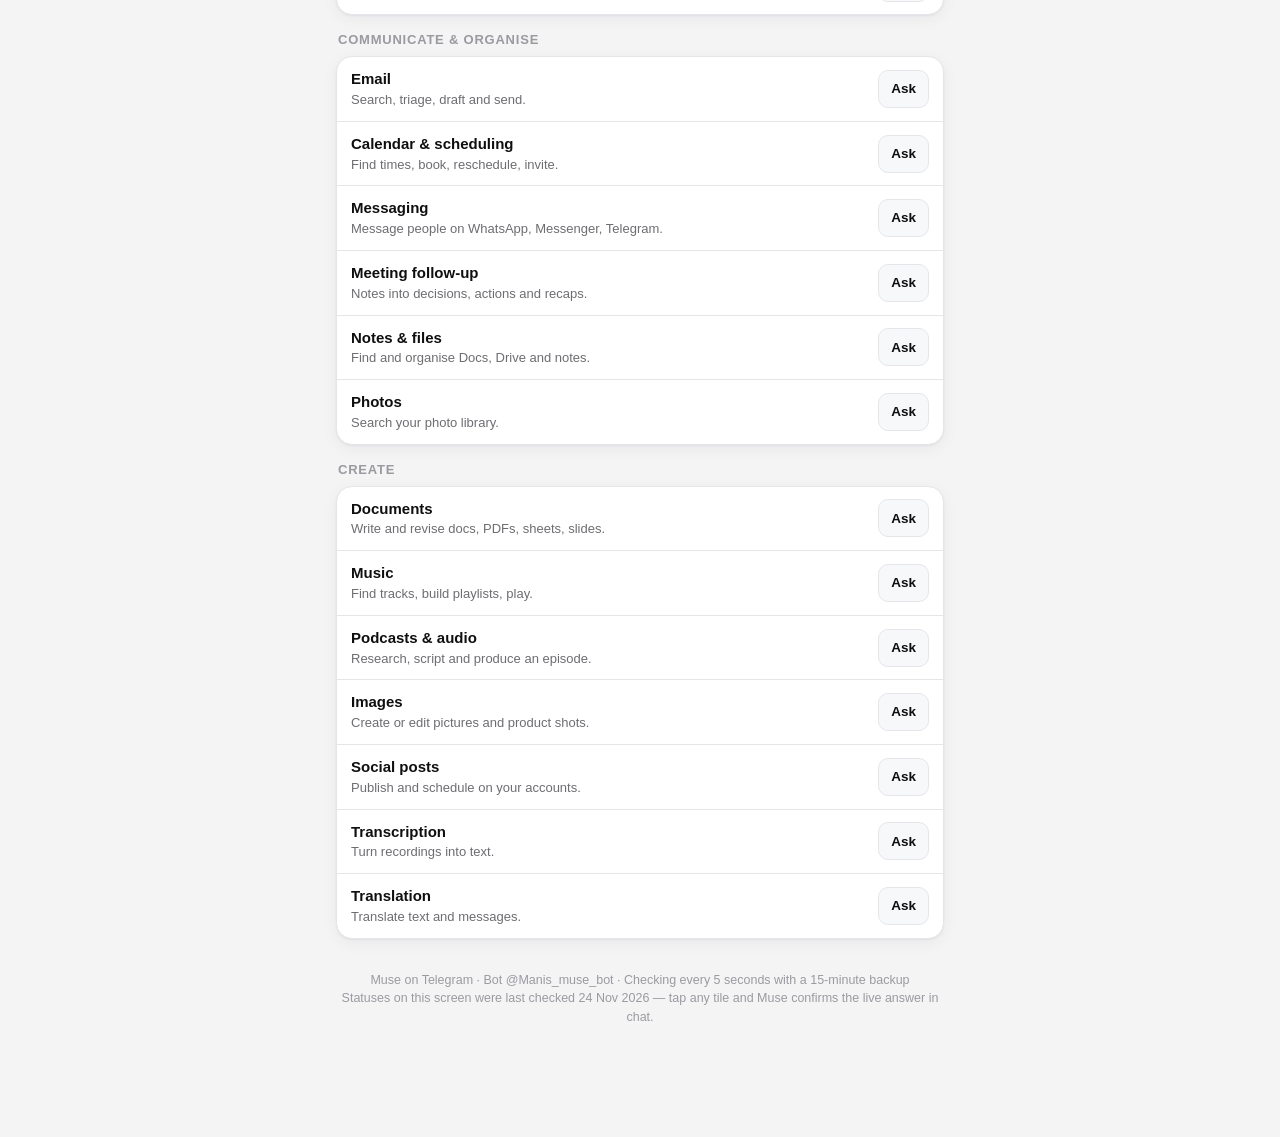
<file: muse-telegram-app.html>
<!doctype html>
<html lang="en">
<head>
<meta charset="utf-8" />
<meta name="viewport" content="width=device-width, initial-scale=1, viewport-fit=cover" />
<meta name="color-scheme" content="light dark" />
<link rel="icon" href="data:," />
<title>Muse Telegram App</title>
<script src="https://telegram.org/js/telegram-web-app.js"></script>
<style>
  :root{
    color-scheme: light dark;
    --bg:#ffffff; --bg-2:#f4f4f5; --card:#ffffff; --card-2:#f7f8fa;
    --text:#0f0f10; --muted:#6d6d72; --faint:#9a9aa0;
    --line:#e6e6ea; --accent:#2481cc; --accent-ink:#ffffff; --accent-soft:#e8f3fc;
    --green:#2ea36b; --green-soft:#e6f5ec; --amber:#b7791f; --amber-soft:#fdf3e0;
    --red:#d64545; --red-soft:#fdecec; --radius:16px;
    --shadow:0 1px 2px rgba(16,24,40,.05),0 4px 16px rgba(16,24,40,.05);
  }
  @media (prefers-color-scheme: dark){
    :root{
      --bg:#0e0e10; --bg-2:#17171a; --card:#1c1c1f; --card-2:#232327;
      --text:#f5f5f7; --muted:#a1a1a8; --faint:#7c7c85;
      --line:#2c2c31; --accent:#3a9bd8; --accent-soft:#173144;
      --green-soft:#14301f; --amber-soft:#33270f; --red-soft:#381b1b;
      --shadow:0 1px 2px rgba(0,0,0,.4),0 4px 16px rgba(0,0,0,.3);
    }
  }
  *{box-sizing:border-box}
  html{scroll-behavior:smooth}
  @media (prefers-reduced-motion: reduce){ html{scroll-behavior:auto} *{transition:none!important} }
  body{
    margin:0; background:var(--bg-2); color:var(--text);
    font-family:-apple-system,BlinkMacSystemFont,"Segoe UI",Roboto,"Helvetica Neue",Arial,sans-serif;
    font-size:16px; line-height:1.45; -webkit-font-smoothing:antialiased;
  }
  button,[role="button"],select,summary,input:not([type="checkbox"]){min-height:44px}
  button{font:inherit; cursor:pointer}
  :focus-visible{outline:2px solid var(--accent); outline-offset:2px; border-radius:8px}
  .wrap{max-width:640px; margin:0 auto; padding:0 16px 110px}

  /* Header */
  header.top{
    position:sticky; top:0; z-index:20; margin:0 -16px; padding:14px 16px 10px;
    background:color-mix(in srgb, var(--bg-2) 88%, transparent); backdrop-filter:blur(12px); -webkit-backdrop-filter:blur(12px);
    border-bottom:1px solid var(--line);
  }
  .hi{font-size:13px; color:var(--muted); margin:0}
  h1{font-size:24px; line-height:1.15; letter-spacing:-.02em; margin:2px 0 8px; font-weight:750}
  .statusrow{display:flex; flex-wrap:wrap; gap:6px; align-items:center}
  .pill{display:inline-flex; align-items:center; gap:6px; font-size:12.5px; font-weight:600; padding:5px 10px; border-radius:999px; background:var(--card); border:1px solid var(--line); color:var(--muted)}
  .dot{width:8px;height:8px;border-radius:50%;background:var(--green);flex:none}
  .dot.blue{background:var(--accent)}
  .pill b{color:var(--text); font-weight:650}

  /* Mode banner */
  .mode{margin:14px 0 0; padding:12px 14px; border-radius:var(--radius); background:var(--accent-soft); font-size:14px; display:none; gap:10px; align-items:flex-start}
  .mode.show{display:flex}
  .mode p{margin:0}
  .mode strong{font-weight:700}

  /* Ask box */
  .ask{margin-top:16px; background:var(--card); border:1px solid var(--line); border-radius:20px; padding:14px; box-shadow:var(--shadow)}
  .ask label{font-size:13px; font-weight:650; color:var(--muted); display:block; margin-bottom:8px}
  .askrow{display:flex; gap:8px}
  .ask input[type="text"]{
    flex:1; min-width:0; border:1px solid var(--line); background:var(--card-2); color:var(--text);
    border-radius:12px; padding:10px 12px; font:inherit; font-size:16px;
  }
  .ask input::placeholder{color:var(--faint)}
  .sendbtn{
    flex:none; border:0; border-radius:12px; padding:0 18px; background:var(--accent); color:var(--accent-ink);
    font-weight:700; font-size:15px;
  }
  .chips{display:flex; flex-wrap:wrap; gap:6px; margin-top:10px}
  .chip{
    border:1px solid var(--line); background:var(--card); color:var(--text); border-radius:999px;
    padding:0 12px; min-height:36px; font-size:13.5px; font-weight:550;
  }

  /* Tiles */
  .grid{display:grid; grid-template-columns:1fr 1fr; gap:10px; margin-top:16px}
  @media (min-width:520px){ .grid{grid-template-columns:1fr 1fr 1fr} }
  .tile{
    text-align:left; border:1px solid var(--line); background:var(--card); border-radius:18px;
    padding:14px; box-shadow:var(--shadow); display:flex; flex-direction:column; gap:8px; min-height:104px;
    color:var(--text); width:100%;
  }
  .tile:active{transform:scale(.985)}
  .tile .ic{width:40px;height:40px;border-radius:12px;display:grid;place-items:center;background:var(--accent-soft);color:var(--accent)}
  .tile .ic svg{width:22px;height:22px}
  .tile .t{font-weight:700; font-size:15.5px; line-height:1.2}
  .tile .d{font-size:12.5px; color:var(--muted); line-height:1.35}
  .tile .badge{align-self:flex-start; font-size:11.5px; font-weight:700; padding:2px 8px; border-radius:999px; background:var(--green-soft); color:var(--green)}
  .tile .badge.amber{background:var(--amber-soft); color:var(--amber)}
  .tile .badge.grey{background:var(--card-2); color:var(--muted)}

  /* Sections */
  section{margin-top:28px; scroll-margin-top:204px}
  .sec-head{display:flex; align-items:baseline; justify-content:space-between; gap:12px; margin-bottom:4px}
  h2{font-size:19px; letter-spacing:-.01em; margin:0; font-weight:750}
  .sec-sub{color:var(--muted); font-size:14px; margin:4px 0 12px}
  .card{background:var(--card); border:1px solid var(--line); border-radius:var(--radius); box-shadow:var(--shadow); overflow:hidden}
  .row{display:flex; gap:12px; align-items:center; padding:13px 14px; border-top:1px solid var(--line)}
  .row:first-child{border-top:0}
  .row .grow{flex:1; min-width:0}
  .row .name{font-weight:650; font-size:15px}
  .row .meta{font-size:13px; color:var(--muted); margin-top:1px}
  .row .meta a{color:var(--accent)}
  .btn{
    flex:none; border:0; border-radius:10px; padding:0 14px; min-height:40px;
    background:var(--accent); color:var(--accent-ink); font-weight:650; font-size:14px;
  }
  .btn.ghost{background:var(--card-2); color:var(--text); border:1px solid var(--line)}
  .btn.small{min-height:38px; font-size:13.5px; padding:0 12px}
  .tag{flex:none; font-size:12px; font-weight:700; padding:4px 9px; border-radius:999px}
  .tag.on{background:var(--green-soft); color:var(--green)}
  .tag.off{background:var(--card-2); color:var(--muted)}
  .tag.lock{background:var(--red-soft); color:var(--red)}

  /* Switch */
  .switch{position:relative; flex:none; width:52px; height:32px; min-height:32px; border:0; border-radius:999px; background:var(--line); padding:0; transition:background .15s}
  .switch::after{content:""; position:absolute; top:3px; left:3px; width:26px; height:26px; border-radius:50%; background:#fff; box-shadow:0 1px 3px rgba(0,0,0,.25); transition:left .15s}
  .switch[aria-checked="true"]{background:var(--green)}
  .switch[aria-checked="true"]::after{left:23px}

  /* Segmented defaults */
  .opts{display:flex; flex-wrap:wrap; gap:6px; margin-top:8px}
  .opt{border:1px solid var(--line); background:var(--card-2); color:var(--text); border-radius:999px; padding:0 12px; min-height:36px; font-size:13.5px; font-weight:550}
  .opt.sel{background:var(--accent); border-color:var(--accent); color:#fff; font-weight:700}

  .allspaces{
    width:100%; display:flex; align-items:center; gap:12px; text-align:left;
    background:var(--accent); color:var(--accent-ink); border:0; border-radius:var(--radius);
    padding:14px 16px; margin-bottom:12px; box-shadow:var(--shadow);
  }
  .allspaces .as-t{font-size:17px; font-weight:750; flex:none}
  .allspaces .as-d{font-size:13px; opacity:.85; flex:1; line-height:1.3}
  .allspaces .as-arrow{font-size:20px; font-weight:700; flex:none}
  .allspaces:active{transform:scale(.99)}
  .note{font-size:13px; color:var(--muted); margin:10px 2px 0}
  .note b{color:var(--text)}
  .speednums{display:grid; grid-template-columns:1fr 1fr 1fr; gap:8px; margin-bottom:12px}
  .speednums .n{background:var(--card); border:1px solid var(--line); border-radius:14px; padding:10px 12px}
  .speednums .v{font-size:19px; font-weight:800; letter-spacing:-.02em}
  .speednums .k{font-size:12px; color:var(--muted); line-height:1.3; margin-top:2px}

  /* Feature directory */
  .filter{width:100%; border:1px solid var(--line); background:var(--card); color:var(--text); border-radius:12px; padding:10px 12px; font:inherit; font-size:16px; margin-bottom:10px}
  .feat h3{font-size:13px; text-transform:uppercase; letter-spacing:.06em; color:var(--faint); margin:16px 2px 6px; font-weight:700}
  .feat .row{padding-top:11px; padding-bottom:11px}
  .hidden{display:none!important}
  .empty{padding:18px 14px; text-align:center; color:var(--muted); font-size:14px}

  footer{margin-top:32px; color:var(--faint); font-size:12.5px; text-align:center; line-height:1.5}

  /* Bottom nav */
  nav.bottom{
    position:fixed; left:0; right:0; bottom:0; z-index:30;
    background:color-mix(in srgb, var(--card) 92%, transparent); backdrop-filter:blur(14px); -webkit-backdrop-filter:blur(14px);
    border-top:1px solid var(--line); padding:6px 8px calc(6px + env(safe-area-inset-bottom));
  }
  nav.bottom .inner{max-width:640px; margin:0 auto; display:grid; grid-template-columns:repeat(5,1fr); gap:2px}
  nav.bottom a{
    display:flex; flex-direction:column; align-items:center; gap:2px; padding:7px 2px; min-height:52px;
    color:var(--muted); text-decoration:none; font-size:11px; font-weight:600; border-radius:10px;
  }
  nav.bottom a svg{width:22px; height:22px}
  nav.bottom a.on{color:var(--accent)}

  /* Toast */
  .toast{
    position:fixed; left:50%; bottom:calc(84px + env(safe-area-inset-bottom)); transform:translate(-50%,16px);
    background:#17181c; color:#fff; padding:11px 16px; border-radius:12px; font-size:14px; font-weight:550;
    max-width:min(92vw,480px); text-align:center; opacity:0; pointer-events:none; transition:opacity .18s, transform .18s; z-index:50;
    box-shadow:0 8px 28px rgba(0,0,0,.3);
  }
  .toast.show{opacity:1; transform:translate(-50%,0)}
  .toast button{background:none;border:0;color:#7cc4ff;font-weight:700;padding:0 0 0 8px;min-height:0;font-size:14px}
</style>
</head>
<body>
<div class="wrap" id="top">

  <header class="top">
    <p class="hi">Hi John — Muse, inside Telegram</p>
    <h1>Muse, one tap away —<br />no commands to type</h1>
    <div class="statusrow">
      <span class="pill"><span class="dot"></span> Bot <b>@Manis_muse_bot</b></span>
      <span class="pill"><span class="dot blue"></span> Checking every <b>5 sec</b></span>
      <span class="pill" id="modePill">Opening mode: <b>Preview</b></span>
    </div>
  </header>

  <div class="mode" id="previewBanner" role="note">
    <p><strong>You're viewing this outside Telegram.</strong> Tiles still work as a guide — tap one and you'll get the exact command to send the bot. Open this page from the button in your Telegram chat with @Manis_muse_bot and taps send straight to Muse instead.</p>
  </div>
  <div class="mode" id="tgBanner" role="note">
    <p><strong>You're inside Telegram.</strong> Tap any tile and the command goes straight to Muse — the reply lands here in this chat. No typing, no slash commands to remember.</p>
  </div>

  <!-- Ask -->
  <div class="ask">
    <label for="askInput">Ask Muse anything</label>
    <div class="askrow">
      <input type="text" id="askInput" placeholder="e.g. What's on my calendar tomorrow?" autocomplete="off" enterkeyhint="send" />
      <button class="sendbtn" id="askSend" type="button">Send</button>
    </div>
    <div class="chips">
      <button class="chip" type="button" data-cmd="/review">What's waiting for my review?</button>
      <button class="chip" type="button" data-cmd="/spaces">Show my Spaces</button>
      <button class="chip" type="button" data-cmd="/feed">What's new in my Feed?</button>
      <button class="chip" type="button" data-cmd="/goals">How are my goals going?</button>
      <button class="chip" type="button" data-cmd="/notes">Show my notes</button>
    </div>
  </div>

  <!-- Main tiles -->
  <div class="grid" role="list" aria-label="Main features">
    <button class="tile" type="button" data-cmd="/review">
      <span class="ic"><svg viewBox="0 0 24 24" fill="none" stroke="currentColor" stroke-width="2" stroke-linecap="round" stroke-linejoin="round"><path d="M9 11l3 3L22 4"/><path d="M21 12v7a2 2 0 0 1-2 2H5a2 2 0 0 1-2-2V5a2 2 0 0 1 2-2h11"/></svg></span>
      <span class="t">Action Review</span><span class="d">Approvals waiting &amp; recent actions</span>
      <span class="badge">Nothing waiting</span>
    </button>
    <button class="tile" type="button" data-cmd="/spaces">
      <span class="ic"><svg viewBox="0 0 24 24" fill="none" stroke="currentColor" stroke-width="2" stroke-linecap="round" stroke-linejoin="round"><rect x="3" y="3" width="7" height="7" rx="1.5"/><rect x="14" y="3" width="7" height="7" rx="1.5"/><rect x="3" y="14" width="7" height="7" rx="1.5"/><rect x="14" y="14" width="7" height="7" rx="1.5"/></svg></span>
      <span class="t">Spaces</span><span class="d">Open, create &amp; jump into a Space</span>
      <span class="badge grey">3 Spaces</span>
    </button>
    <button class="tile" type="button" data-cmd="/connectors">
      <span class="ic"><svg viewBox="0 0 24 24" fill="none" stroke="currentColor" stroke-width="2" stroke-linecap="round" stroke-linejoin="round"><path d="M9 17H7A5 5 0 0 1 7 7h2"/><path d="M15 7h2a5 5 0 1 1 0 10h-2"/><line x1="8" y1="12" x2="16" y2="12"/></svg></span>
      <span class="t">Connectors</span><span class="d">Connect Gmail, Expedia &amp; more</span>
      <span class="badge grey">3 connected</span>
    </button>
    <button class="tile" type="button" data-cmd="/defaults">
      <span class="ic"><svg viewBox="0 0 24 24" fill="none" stroke="currentColor" stroke-width="2" stroke-linecap="round" stroke-linejoin="round"><polygon points="12 2 15.09 8.26 22 9.27 17 14.14 18.18 21.02 12 17.77 5.82 21.02 7 14.14 2 9.27 8.91 8.26 12 2"/></svg></span>
      <span class="t">Defaults</span><span class="d">Your go-to service for each job</span>
      <span class="badge amber">None set yet</span>
    </button>
    <button class="tile" type="button" data-cmd="/feed">
      <span class="ic"><svg viewBox="0 0 24 24" fill="none" stroke="currentColor" stroke-width="2" stroke-linecap="round" stroke-linejoin="round"><path d="M4 11a9 9 0 0 1 9 9"/><path d="M4 4a16 16 0 0 1 16 16"/><line x1="5" y1="19" x2="5.01" y2="19"/></svg></span>
      <span class="t">Feed</span><span class="d">Updates, results &amp; finished work</span>
    </button>
    <button class="tile" type="button" data-cmd="/goals">
      <span class="ic"><svg viewBox="0 0 24 24" fill="none" stroke="currentColor" stroke-width="2" stroke-linecap="round" stroke-linejoin="round"><circle cx="12" cy="12" r="9"/><circle cx="12" cy="12" r="5"/><circle cx="12" cy="12" r="1"/></svg></span>
      <span class="t">Goals</span><span class="d">Progress on what you're working toward</span>
    </button>
    <button class="tile" type="button" data-cmd="/ideas">
      <span class="ic"><svg viewBox="0 0 24 24" fill="none" stroke="currentColor" stroke-width="2" stroke-linecap="round" stroke-linejoin="round"><path d="M9 18h6"/><path d="M10 22h4"/><path d="M12 2a7 7 0 0 0-4 12.7c.6.5 1 1.4 1 2.3h6c0-.9.4-1.8 1-2.3A7 7 0 0 0 12 2z"/></svg></span>
      <span class="t">Ideas</span><span class="d">Saved ideas &amp; suggestions for you</span>
    </button>
    <button class="tile" type="button" data-cmd="/library">
      <span class="ic"><svg viewBox="0 0 24 24" fill="none" stroke="currentColor" stroke-width="2" stroke-linecap="round" stroke-linejoin="round"><path d="M4 19.5A2.5 2.5 0 0 1 6.5 17H20"/><path d="M6.5 2H20v20H6.5A2.5 2.5 0 0 1 4 19.5v-15A2.5 2.5 0 0 1 6.5 2z"/></svg></span>
      <span class="t">Library</span><span class="d">Files, pages &amp; everything saved</span>
    </button>
    <button class="tile" type="button" data-cmd="/notes">
      <span class="ic"><svg viewBox="0 0 24 24" fill="none" stroke="currentColor" stroke-width="2" stroke-linecap="round" stroke-linejoin="round"><path d="M12 20h9"/><path d="M16.5 3.5a2.1 2.1 0 0 1 3 3L7 19l-4 1 1-4Z"/></svg></span>
      <span class="t">Notes</span><span class="d">Your Telegram Notes — saved in the Space</span>
      <span class="badge">New</span>
    </button>
    <button class="tile" type="button" data-cmd="/help">
      <span class="ic"><svg viewBox="0 0 24 24" fill="none" stroke="currentColor" stroke-width="2" stroke-linecap="round" stroke-linejoin="round"><circle cx="12" cy="12" r="9"/><path d="M9.1 9a3 3 0 0 1 5.8 1c0 2-3 3-3 3"/><line x1="12" y1="17" x2="12.01" y2="17"/></svg></span>
      <span class="t">Help</span><span class="d">Every command, in plain words</span>
    </button>
  </div>

  <!-- Review + auto-allow -->
  <section id="review">
    <div class="sec-head"><h2>Action review &amp; auto-allow</h2></div>
    <p class="sec-sub">See what's waiting for you, and choose which everyday actions Muse can do without asking each time. Last checked 24 Nov 2026: nothing was waiting — the last two requests were decided and set to “always allow” for that site.</p>
    <div class="card">
      <div class="row">
        <div class="grow"><div class="name">Pending approvals</div><div class="meta">Purchases, sends, deletions and new permissions land here first.</div></div>
        <button class="btn" type="button" data-cmd="/review">Check now</button>
      </div>
      <div class="row">
        <div class="grow"><div class="name">Web search &amp; reading pages</div><div class="meta">Not set yet. What's actually on record: your last two requests were decided with “always allow” for that one site — not for the web in general. Flip this to ask Muse to widen it.</div></div>
        <button class="switch" type="button" role="switch" aria-checked="false" aria-label="Request always allow for web search and reading pages" data-setting="autoallow:web:on"></button>
      </div>
      <div class="row">
        <div class="grow"><div class="name">Read calendar &amp; email</div><div class="meta">Checking your schedule and inbox to answer questions — never sending.</div></div>
        <button class="switch" type="button" role="switch" aria-checked="false" aria-label="Always allow reading calendar and email" data-setting="autoallow:read:on"></button>
      </div>
      <div class="row">
        <div class="grow"><div class="name">Simple Telegram commands</div><div class="meta">Not on yet — see Reply speed below. Flip this to ask Muse to set up straight-from-the-bot answers for /spaces, /review and /help.</div></div>
        <button class="switch" type="button" role="switch" aria-checked="false" aria-label="Request fast local replies for simple commands" data-setting="fastlocal:on"></button>
      </div>
      <div class="row">
        <div class="grow"><div class="name">Buying, paying, sending &amp; deleting</div><div class="meta">These always need your tap on the approval card — there's no blanket auto-accept for them, so nothing can spend or send in your name while you're away.</div></div>
        <span class="tag lock">Always asks</span>
      </div>
    </div>
    <p class="note">Flipping a switch here sends the request to Muse in the chat — a setting counts as on only once Muse confirms it there. <b>If you might not have the Muse app handy:</b> pre-allow the read-only rows above now, and anything that truly can't wait can still be flagged to you here in Telegram via /review.</p>
  </section>

  <!-- Spaces -->
  <section id="spaces">
    <div class="sec-head"><h2>Your Spaces</h2>
      <button class="btn small ghost" type="button" data-cmd="/newspace">+ New Space</button>
    </div>
    <p class="sec-sub">The tiles below are the Spaces that exist now. The list itself is live through the bot — tap <b>All Spaces</b> and Muse replies in the chat with every Space you have, including any created after this screen was built. No rebuilding needed.</p>
    <button class="allspaces" type="button" data-cmd="/spaces">
      <span class="as-t">All Spaces</span>
      <span class="as-d">Send /spaces to the bot — your full, live list</span>
      <span class="as-arrow" aria-hidden="true">→</span>
    </button>
    <div class="card">
      <div class="row">
        <div class="grow">
          <div class="name">Muse Telegram App</div>
          <div class="meta">This screen — a static Space, built to live inside Telegram as a Mini App.</div>
        </div>
        <span class="tag on">You're here</span>
      </div>
      <div class="row">
        <div class="grow">
          <div class="name">Telegram Hub</div>
          <div class="meta">Your demo Space for running Muse from Telegram — commands, review and connectors. Static.</div>
        </div>
        <button class="btn" type="button" data-cmd="/space telegram-hub">Open</button>
      </div>
      <div class="row">
        <div class="grow">
          <div class="name">Telegram Notes</div>
          <div class="meta">A fullstack Space, so it has no public link and isn't shared. You use it from Telegram instead: the bot runs its actions and replies in chat. Its quick controls are in the <a href="#notes">Telegram Notes section</a> below.</div>
        </div>
        <button class="btn" type="button" data-cmd="/notes">My notes</button>
      </div>
    </div>
    <p class="note">No Space here carries an invented web address. A static Space only gets a tappable in-Telegram link after you approve sharing that specific Space — sharing makes it public to anyone with the link, so Muse will always check with you first. Telegram Notes stays private: it is never shared, and its notes are reached only through the bot.</p>
  </section>

  <!-- Telegram Notes -->
  <section id="notes">
    <div class="sec-head"><h2>Telegram Notes</h2>
      <button class="btn small ghost" type="button" data-cmd="/help">Notes help</button>
    </div>
    <p class="sec-sub">Notes live in the <b>Telegram Notes</b> Space (fullstack, slug <b>telegram-notes</b>) — that's where they're saved. This screen can't save anything itself, so every tap below sends the matching command to the bot, the bot runs the Space's action, and the result comes back in this chat.</p>

    <div class="ask" style="margin-top:0">
      <label for="noteInput">Add a note — sends /note</label>
      <div class="askrow">
        <input type="text" id="noteInput" placeholder="e.g. Book the dentist on Friday" autocomplete="off" enterkeyhint="send" />
        <button class="sendbtn" id="noteAdd" type="button">Add</button>
      </div>
      <div class="chips">
        <button class="chip" type="button" data-cmd="/notes">List my notes · /notes</button>
        <button class="chip" type="button" data-cmd="/help">Notes help · /help</button>
      </div>
    </div>

    <div class="ask">
      <label for="noteSearchInput">Search your notes — sends /search</label>
      <div class="askrow">
        <input type="text" id="noteSearchInput" placeholder="Word or phrase to look for" autocomplete="off" enterkeyhint="search" />
        <button class="sendbtn" id="noteSearch" type="button">Search</button>
      </div>
    </div>

    <div class="card" style="margin-top:16px">
      <div class="row">
        <div class="grow">
          <div class="name">Act on a note by its number</div>
          <div class="meta">Type the note's number (from /notes), then tap an action. Delete is permanent for that note.</div>
          <div class="askrow" style="margin-top:10px">
            <input type="text" id="noteIdInput" inputmode="numeric" placeholder="Note #" autocomplete="off" aria-label="Note number" style="flex:0 0 110px; border:1px solid var(--line); background:var(--card-2); color:var(--text); border-radius:12px; padding:10px 12px; font:inherit; font-size:16px" />
          </div>
          <div class="chips" style="margin-top:10px">
            <button class="chip" type="button" data-note-action="/pin">Pin · /pin</button>
            <button class="chip" type="button" data-note-action="/unpin">Unpin · /unpin</button>
            <button class="chip" type="button" data-note-action="/done">Done · /done</button>
            <button class="chip" type="button" data-note-action="/reopen">Reopen · /reopen</button>
            <button class="chip" type="button" data-note-action="/delete">Delete · /delete</button>
          </div>
        </div>
      </div>
    </div>

    <div class="card" style="margin-top:12px">
      <div class="row"><div class="grow"><div class="name">/note &lt;text&gt;</div><div class="meta">Save a new note — the reply confirms its number.</div></div></div>
      <div class="row"><div class="grow"><div class="name">/notes</div><div class="meta">List your notes, newest state first.</div></div></div>
      <div class="row"><div class="grow"><div class="name">/search &lt;text&gt;</div><div class="meta">Find notes containing that word or phrase.</div></div></div>
      <div class="row"><div class="grow"><div class="name">/pin &lt;id&gt; · /unpin &lt;id&gt;</div><div class="meta">Pin a note to the top, or unpin it.</div></div></div>
      <div class="row"><div class="grow"><div class="name">/done &lt;id&gt; · /reopen &lt;id&gt;</div><div class="meta">Mark a note done, or reopen it.</div></div></div>
      <div class="row"><div class="grow"><div class="name">/delete &lt;id&gt;</div><div class="meta">Delete one note for good.</div></div></div>
      <div class="row"><div class="grow"><div class="name">/help</div><div class="meta">The Notes help text, straight from the Space.</div></div></div>
    </div>
    <p class="note">You can also just type any of these commands in the chat — the buttons and the typed commands do exactly the same thing.</p>
  </section>

  <!-- Speed -->
  <section id="speed">
    <div class="sec-head"><h2>Reply speed</h2></div>
    <p class="sec-sub">Where the wait actually is — measured, not guessed, on 24 Nov 2026.</p>
    <div class="speednums">
      <div class="n"><div class="v">~0.5s</div><div class="k">Telegram delivering your message (webhook test)</div></div>
      <div class="n"><div class="v">5s</div><div class="k">Current check interval — the fastest polling allowed</div></div>
      <div class="n"><div class="v">10–20s</div><div class="k">Muse waking, reading &amp; replying — the real bottleneck</div></div>
    </div>
    <div class="card">
      <div class="row">
        <div class="grow"><div class="name">Keep the 5-second check</div><div class="meta">Your current setup, with a 15-minute backup check. Reliable, no public link needed.</div></div>
        <span class="tag on">On</span>
      </div>
      <div class="row">
        <div class="grow"><div class="name">Fast answers for simple commands — not on yet</div><div class="meta">The one real shortcut available: /spaces, /review, /defaults and /help could be answered by the bot from saved answers, skipping the 10–20s wake-up. It isn't set up yet — flip this to ask Muse to set it up. Until then, every command waits for the 5-second check plus the wake-up. Full questions would still wake Muse.</div></div>
        <button class="switch" type="button" role="switch" aria-checked="false" aria-label="Request fast answers for simple commands" data-setting="fastlocal:on"></button>
      </div>
      <div class="row">
        <div class="grow"><div class="name">Webhook push instead of polling</div><div class="meta">Tested: saves only ~2–3s of detection, needs a public tunnel that must stay running, and Telegram drops queued messages if it dies. Not recommended.</div></div>
        <button class="btn small ghost" type="button" data-cmd="webhook:status">Details</button>
      </div>
    </div>
    <p class="note">Honest bottom line: no route makes a full Muse reply truly instant, because the thinking itself takes the time. The fast-command switch above is the one change that could cut the wait for the commands you use most — it isn't on yet, and turning it on here sends the request to Muse in the chat to set up.</p>
  </section>

  <!-- Connectors -->
  <section id="connectors">
    <div class="sec-head"><h2>Connectors</h2>
      <button class="btn small ghost" type="button" data-cmd="/connectors">See all</button>
    </div>
    <p class="sec-sub">Services Muse can use for you. Status as of 24 Nov 2026.</p>
    <div class="card">
      <div class="row"><div class="grow"><div class="name">Telegram</div><div class="meta">@Manis_muse_bot — this chat, checking every 5 seconds.</div></div><span class="tag on">Connected</span></div>
      <div class="row"><div class="grow"><div class="name">WhatsApp</div><div class="meta">Linked 24 Nov 2026 — message Muse there too.</div></div><span class="tag on">Connected</span></div>
      <div class="row"><div class="grow"><div class="name">Meta Ads</div><div class="meta">Facebook &amp; Instagram ad accounts.</div></div><span class="tag on">Connected</span></div>
      <div class="row"><div class="grow"><div class="name">Gmail</div><div class="meta">Read, search and draft email.</div></div><button class="btn small" type="button" data-cmd="/connect gmail">Connect</button></div>
      <div class="row"><div class="grow"><div class="name">Google Calendar</div><div class="meta">Your schedule, events and free time.</div></div><button class="btn small" type="button" data-cmd="/connect google-calendar">Connect</button></div>
      <div class="row"><div class="grow"><div class="name">Expedia</div><div class="meta">Hotels and stays.</div></div><button class="btn small" type="button" data-cmd="/connect expedia">Connect</button></div>
      <div class="row"><div class="grow"><div class="name">Duffel</div><div class="meta">Flights and rental cars.</div></div><button class="btn small" type="button" data-cmd="/connect duffel">Connect</button></div>
      <div class="row"><div class="grow"><div class="name">Instacart</div><div class="meta">Groceries for delivery or pickup.</div></div><button class="btn small" type="button" data-cmd="/connect instacart">Connect</button></div>
      <div class="row"><div class="grow"><div class="name">Spotify</div><div class="meta">Music, playlists and playback.</div></div><button class="btn small" type="button" data-cmd="/connect spotify">Connect</button></div>
    </div>
    <p class="note">Tapping <b>Connect</b> sends the request to Muse in the chat, which walks you through that service's secure sign-in — your password is never typed into Telegram.</p>
  </section>

  <!-- Defaults -->
  <section id="defaults">
    <div class="sec-head"><h2>Default connectors</h2></div>
    <p class="sec-sub">Pick the service Muse should reach for first for each kind of job. Tap to set — it applies in the Muse app too, not just here. None were set as of 24 Nov 2026.</p>
    <div class="card" id="defaultsCard">
      <div class="row"><div class="grow"><div class="name">Hotels &amp; stays</div>
        <div class="opts" data-group="hotels">
          <button class="opt" type="button" data-cmd="/default hotels expedia">Expedia</button>
        </div></div></div>
      <div class="row"><div class="grow"><div class="name">Flights</div>
        <div class="opts" data-group="flights">
          <button class="opt" type="button" data-cmd="/default flights duffel">Duffel</button>
          <button class="opt" type="button" data-cmd="/default flights google-flights">Google Flights</button>
        </div></div></div>
      <div class="row"><div class="grow"><div class="name">Groceries</div>
        <div class="opts" data-group="groceries">
          <button class="opt" type="button" data-cmd="/default groceries instacart">Instacart</button>
        </div></div></div>
      <div class="row"><div class="grow"><div class="name">Music</div>
        <div class="opts" data-group="music">
          <button class="opt" type="button" data-cmd="/default music spotify">Spotify</button>
        </div></div></div>
      <div class="row"><div class="grow"><div class="name">Messages</div>
        <div class="opts" data-group="messages">
          <button class="opt" type="button" data-cmd="/default messages telegram">Telegram</button>
          <button class="opt" type="button" data-cmd="/default messages whatsapp">WhatsApp</button>
        </div></div></div>
    </div>
  </section>

  <!-- Full directory -->
  <section id="all">
    <div class="sec-head"><h2>Everything else Muse does</h2></div>
    <p class="sec-sub">How this screen works, plainly: it's Muse's front door inside Telegram, not the Muse app itself. Every row sends its command to the bot and Muse does the work and replies in the chat — so anything Muse can do in the app can be started from here, and a few things (like approving a purchase) still finish on the approval card in the app.</p>
    <input class="filter" id="filterInput" type="search" placeholder="Filter — try “flight”, “email”, “photo”…" aria-label="Filter features" />
    <div class="feat" id="featList">
      <h3>Plan &amp; book</h3>
      <div class="card">
        <div class="row" data-keys="flight fly plane trip"><div class="grow"><div class="name">Flights</div><div class="meta">Search, compare and book; track a flight live.</div></div><button class="btn small ghost" type="button" data-cmd="ask:flights">Ask</button></div>
        <div class="row" data-keys="hotel stay room travel"><div class="grow"><div class="name">Hotels &amp; stays</div><div class="meta">Compare full-stay prices and book.</div></div><button class="btn small ghost" type="button" data-cmd="ask:hotels">Ask</button></div>
        <div class="row" data-keys="trip itinerary travel holiday"><div class="grow"><div class="name">Trip planning</div><div class="meta">One itinerary: flights, stays, transport, food.</div></div><button class="btn small ghost" type="button" data-cmd="ask:trip">Ask</button></div>
        <div class="row" data-keys="restaurant table dinner reservation"><div class="grow"><div class="name">Restaurants</div><div class="meta">Find a real table and book it.</div></div><button class="btn small ghost" type="button" data-cmd="ask:restaurants">Ask</button></div>
        <div class="row" data-keys="ticket event concert show seats"><div class="grow"><div class="name">Event tickets</div><div class="meta">Find events, compare seats and totals.</div></div><button class="btn small ghost" type="button" data-cmd="ask:tickets">Ask</button></div>
        <div class="row" data-keys="car train ferry bus transport rental"><div class="grow"><div class="name">Getting around</div><div class="meta">Rental cars, trains, ferries, rides.</div></div><button class="btn small ghost" type="button" data-cmd="ask:transport">Ask</button></div>
      </div>
      <h3>Everyday life</h3>
      <div class="card">
        <div class="row" data-keys="groceries shopping list food delivery takeout"><div class="grow"><div class="name">Groceries &amp; food</div><div class="meta">Build a cart at your store; order takeout.</div></div><button class="btn small ghost" type="button" data-cmd="ask:groceries">Ask</button></div>
        <div class="row" data-keys="shop buy product price gift compare"><div class="grow"><div class="name">Shopping</div><div class="meta">Find, compare and buy products; save favourites.</div></div><button class="btn small ghost" type="button" data-cmd="ask:shopping">Ask</button></div>
        <div class="row" data-keys="places near cafe park restaurant shop find"><div class="grow"><div class="name">Places near you</div><div class="meta">Restaurants, cafés, shops and sights, with hours.</div></div><button class="btn small ghost" type="button" data-cmd="ask:places">Ask</button></div>
        <div class="row" data-keys="money budget spending bank debt finance"><div class="grow"><div class="name">Money</div><div class="meta">Budgets, spending, balances and bills.</div></div><button class="btn small ghost" type="button" data-cmd="ask:money">Ask</button></div>
        <div class="row" data-keys="health fitness sleep workout activity"><div class="grow"><div class="name">Health &amp; fitness</div><div class="meta">Activity, sleep and recovery against your goals.</div></div><button class="btn small ghost" type="button" data-cmd="ask:health">Ask</button></div>
        <div class="row" data-keys="home smart lights camera devices"><div class="grow"><div class="name">Smart home</div><div class="meta">Control devices and check camera events.</div></div><button class="btn small ghost" type="button" data-cmd="ask:home">Ask</button></div>
      </div>
      <h3>Communicate &amp; organise</h3>
      <div class="card">
        <div class="row" data-keys="email inbox gmail message draft send"><div class="grow"><div class="name">Email</div><div class="meta">Search, triage, draft and send.</div></div><button class="btn small ghost" type="button" data-cmd="ask:email">Ask</button></div>
        <div class="row" data-keys="calendar schedule meeting appointment invite"><div class="grow"><div class="name">Calendar &amp; scheduling</div><div class="meta">Find times, book, reschedule, invite.</div></div><button class="btn small ghost" type="button" data-cmd="ask:calendar">Ask</button></div>
        <div class="row" data-keys="message whatsapp messenger telegram chat send"><div class="grow"><div class="name">Messaging</div><div class="meta">Message people on WhatsApp, Messenger, Telegram.</div></div><button class="btn small ghost" type="button" data-cmd="ask:messaging">Ask</button></div>
        <div class="row" data-keys="meeting notes transcript follow up actions"><div class="grow"><div class="name">Meeting follow-up</div><div class="meta">Notes into decisions, actions and recaps.</div></div><button class="btn small ghost" type="button" data-cmd="ask:meetings">Ask</button></div>
        <div class="row" data-keys="notes notion docs drive files organise knowledge"><div class="grow"><div class="name">Notes &amp; files</div><div class="meta">Find and organise Docs, Drive and notes.</div></div><button class="btn small ghost" type="button" data-cmd="ask:notes">Ask</button></div>
        <div class="row" data-keys="photo photos pictures library gallery"><div class="grow"><div class="name">Photos</div><div class="meta">Search your photo library.</div></div><button class="btn small ghost" type="button" data-cmd="ask:photos">Ask</button></div>
      </div>
      <h3>Create</h3>
      <div class="card">
        <div class="row" data-keys="document pdf spreadsheet presentation write doc"><div class="grow"><div class="name">Documents</div><div class="meta">Write and revise docs, PDFs, sheets, slides.</div></div><button class="btn small ghost" type="button" data-cmd="ask:documents">Ask</button></div>
        <div class="row" data-keys="music song playlist spotify play"><div class="grow"><div class="name">Music</div><div class="meta">Find tracks, build playlists, play.</div></div><button class="btn small ghost" type="button" data-cmd="ask:music">Ask</button></div>
        <div class="row" data-keys="podcast audio narration voice episode"><div class="grow"><div class="name">Podcasts &amp; audio</div><div class="meta">Research, script and produce an episode.</div></div><button class="btn small ghost" type="button" data-cmd="ask:podcast">Ask</button></div>
        <div class="row" data-keys="image picture draw generate edit photo"><div class="grow"><div class="name">Images</div><div class="meta">Create or edit pictures and product shots.</div></div><button class="btn small ghost" type="button" data-cmd="ask:images">Ask</button></div>
        <div class="row" data-keys="social post instagram facebook threads publish"><div class="grow"><div class="name">Social posts</div><div class="meta">Publish and schedule on your accounts.</div></div><button class="btn small ghost" type="button" data-cmd="ask:social">Ask</button></div>
        <div class="row" data-keys="transcribe audio video recording transcript"><div class="grow"><div class="name">Transcription</div><div class="meta">Turn recordings into text.</div></div><button class="btn small ghost" type="button" data-cmd="ask:transcribe">Ask</button></div>
        <div class="row" data-keys="translate language"><div class="grow"><div class="name">Translation</div><div class="meta">Translate text and messages.</div></div><button class="btn small ghost" type="button" data-cmd="ask:translate">Ask</button></div>
      </div>
      <div class="empty hidden" id="featEmpty">Nothing matches that — try a shorter word, or just ask Muse in the box at the top.</div>
    </div>
  </section>

  <footer>
    Muse on Telegram · Bot @Manis_muse_bot · Checking every 5 seconds with a 15-minute backup<br />
    Statuses on this screen were last checked 24 Nov 2026 — tap any tile and Muse confirms the live answer in chat.
  </footer>
</div>

<nav class="bottom" aria-label="Sections">
  <div class="inner">
    <a href="#top" class="on" data-nav><svg viewBox="0 0 24 24" fill="none" stroke="currentColor" stroke-width="2" stroke-linecap="round" stroke-linejoin="round"><path d="M3 10.5 12 3l9 7.5"/><path d="M5 9.5V21h14V9.5"/></svg>Home</a>
    <a href="#review" data-nav><svg viewBox="0 0 24 24" fill="none" stroke="currentColor" stroke-width="2" stroke-linecap="round" stroke-linejoin="round"><path d="M9 11l3 3L22 4"/><path d="M21 12v7a2 2 0 0 1-2 2H5a2 2 0 0 1-2-2V5a2 2 0 0 1 2-2h11"/></svg>Review</a>
    <a href="#spaces" data-nav><svg viewBox="0 0 24 24" fill="none" stroke="currentColor" stroke-width="2" stroke-linecap="round" stroke-linejoin="round"><rect x="3" y="3" width="7" height="7" rx="1.5"/><rect x="14" y="3" width="7" height="7" rx="1.5"/><rect x="3" y="14" width="7" height="7" rx="1.5"/><rect x="14" y="14" width="7" height="7" rx="1.5"/></svg>Spaces</a>
    <a href="#connectors" data-nav><svg viewBox="0 0 24 24" fill="none" stroke="currentColor" stroke-width="2" stroke-linecap="round" stroke-linejoin="round"><path d="M9 17H7A5 5 0 0 1 7 7h2"/><path d="M15 7h2a5 5 0 1 1 0 10h-2"/><line x1="8" y1="12" x2="16" y2="12"/></svg>Connect</a>
    <a href="#all" data-nav><svg viewBox="0 0 24 24" fill="none" stroke="currentColor" stroke-width="2" stroke-linecap="round" stroke-linejoin="round"><line x1="4" y1="6" x2="20" y2="6"/><line x1="4" y1="12" x2="20" y2="12"/><line x1="4" y1="18" x2="20" y2="18"/></svg>All</a>
  </div>
</nav>

<div class="toast" id="toast" role="status" aria-live="polite"></div>

<script>
(function(){
  "use strict";
  var tg = (window.Telegram && window.Telegram.WebApp) ? window.Telegram.WebApp : null;
  var inTelegram = !!(tg && tg.initData);
  var toastEl = document.getElementById('toast');
  var toastTimer = null;
  var lastCmd = "";

  function haptic(){
    try{ if(tg && tg.HapticFeedback) tg.HapticFeedback.impactOccurred('light'); }catch(e){}
  }
  function showToast(html, ms){
    toastEl.innerHTML = html;
    toastEl.classList.add('show');
    if(toastTimer) clearTimeout(toastTimer);
    toastTimer = setTimeout(function(){ toastEl.classList.remove('show'); }, ms || 3400);
  }
  function copyText(text, done){
    function fallback(){
      var ta = document.createElement('textarea');
      ta.value = text; ta.style.position='fixed'; ta.style.opacity='0';
      document.body.appendChild(ta); ta.select();
      try{ document.execCommand('copy'); }catch(e){}
      document.body.removeChild(ta);
      if(done) done();
    }
    if(navigator.clipboard && navigator.clipboard.writeText){
      navigator.clipboard.writeText(text).then(function(){ if(done) done(); }, fallback);
    } else { fallback(); }
  }

  // Core: send a command to Muse via the bot, or explain how outside Telegram.
  function sendCommand(cmd, label){
    lastCmd = cmd;
    haptic();
    if(inTelegram){
      try{
        tg.sendData(cmd);
        showToast('Sent to Muse: <b>' + escapeHtml(label || cmd) + '</b> — the reply lands in this chat.');
        return;
      }catch(e){ /* fall through to copy mode */ }
    }
    copyText(cmd, function(){
      showToast('Copied <b>' + escapeHtml(cmd) + '</b> — paste it into your chat with @Manis_muse_bot to run it.');
    });
  }
  function escapeHtml(s){
    return String(s).replace(/[&<>"']/g, function(c){
      return {'&':'&amp;','<':'&lt;','>':'&gt;','"':'&quot;',"'":'&#39;'}[c];
    });
  }

  // Telegram setup
  if(tg){
    try{
      tg.ready();
      tg.expand();
      if(tg.setHeaderColor) tg.setHeaderColor('secondary_bg_color');
      if(tg.setBackgroundColor) tg.setBackgroundColor('secondary_bg_color');
    }catch(e){}
    // Adopt Telegram theme colours when provided
    var tp = tg.themeParams || {};
    var root = document.documentElement.style;
    if(tp.secondary_bg_color) root.setProperty('--bg-2', tp.secondary_bg_color);
    if(tp.bg_color) root.setProperty('--card', tp.bg_color);
    if(tp.text_color) root.setProperty('--text', tp.text_color);
    if(tp.hint_color) root.setProperty('--muted', tp.hint_color);
    if(tp.button_color){ root.setProperty('--accent', tp.button_color); }
    if(tp.button_text_color) root.setProperty('--accent-ink', tp.button_text_color);
  }
  document.getElementById(inTelegram ? 'tgBanner' : 'previewBanner').classList.add('show');
  document.getElementById('modePill').innerHTML = inTelegram
    ? 'Opened in: <b>Telegram</b>'
    : 'Opening mode: <b>Preview</b>';

  // All command buttons
  document.addEventListener('click', function(ev){
    var el = ev.target.closest('[data-cmd]');
    if(el && !el.classList.contains('opt')){
      var label = (el.querySelector('.t') || el.querySelector('.as-t') || el).textContent.trim();
      sendCommand(el.getAttribute('data-cmd'), label);
    }
  });

  // Ask box
  var askInput = document.getElementById('askInput');
  function doAsk(){
    var q = askInput.value.trim();
    if(!q){ showToast('Type a question first — anything you would ask Muse.'); askInput.focus(); return; }
    sendCommand('ask:' + q, q);
    askInput.value = '';
  }
  document.getElementById('askSend').addEventListener('click', doAsk);
  askInput.addEventListener('keydown', function(e){ if(e.key === 'Enter'){ e.preventDefault(); doAsk(); } });

  // Telegram Notes: add a note (/note <text>)
  var noteInput = document.getElementById('noteInput');
  function doNote(){
    var t = noteInput.value.trim();
    if(!t){ showToast('Type the note first, then tap Add.'); noteInput.focus(); return; }
    sendCommand('/note ' + t, '/note ' + t);
    noteInput.value = '';
  }
  document.getElementById('noteAdd').addEventListener('click', doNote);
  noteInput.addEventListener('keydown', function(e){ if(e.key === 'Enter'){ e.preventDefault(); doNote(); } });

  // Telegram Notes: search (/search <text>)
  var noteSearchInput = document.getElementById('noteSearchInput');
  function doNoteSearch(){
    var t = noteSearchInput.value.trim();
    if(!t){ showToast('Type a word or phrase to search for.'); noteSearchInput.focus(); return; }
    sendCommand('/search ' + t, '/search ' + t);
    noteSearchInput.value = '';
  }
  document.getElementById('noteSearch').addEventListener('click', doNoteSearch);
  noteSearchInput.addEventListener('keydown', function(e){ if(e.key === 'Enter'){ e.preventDefault(); doNoteSearch(); } });

  // Telegram Notes: act on a note by number (/pin, /unpin, /done, /reopen, /delete)
  var noteIdInput = document.getElementById('noteIdInput');
  document.addEventListener('click', function(ev){
    var el = ev.target.closest('[data-note-action]');
    if(!el) return;
    var id = noteIdInput.value.trim();
    if(!id){ showToast('Type the note number first — run /notes to see the numbers.'); noteIdInput.focus(); return; }
    var cmd = el.getAttribute('data-note-action') + ' ' + id;
    sendCommand(cmd, cmd);
  });

  // Switches: flip, then tell Muse
  var switches = document.querySelectorAll('.switch');
  Array.prototype.forEach.call(switches, function(sw){
    sw.addEventListener('click', function(){
      var on = sw.getAttribute('aria-checked') !== 'true';
      sw.setAttribute('aria-checked', on ? 'true' : 'false');
      var base = (sw.getAttribute('data-setting') || '').replace(/:(on|off)$/, '');
      sendCommand(base + ':' + (on ? 'on' : 'off'), sw.getAttribute('aria-label'));
    });
  });

  // Defaults: single-select per group
  var optGroups = document.querySelectorAll('.opts');
  Array.prototype.forEach.call(optGroups, function(group){
    group.addEventListener('click', function(ev){
      var btn = ev.target.closest('.opt');
      if(!btn) return;
      Array.prototype.forEach.call(group.querySelectorAll('.opt'), function(o){ o.classList.remove('sel'); });
      btn.classList.add('sel');
      sendCommand(btn.getAttribute('data-cmd'), btn.textContent.trim());
    });
  });

  // Feature filter
  var filter = document.getElementById('filterInput');
  var featList = document.getElementById('featList');
  filter.addEventListener('input', function(){
    var q = filter.value.trim().toLowerCase();
    var anyVisible = false;
    Array.prototype.forEach.call(featList.querySelectorAll('.row[data-keys]'), function(row){
      var hay = (row.getAttribute('data-keys') + ' ' + row.textContent).toLowerCase();
      var show = !q || hay.indexOf(q) !== -1;
      row.classList.toggle('hidden', !show);
      if(show) anyVisible = true;
    });
    Array.prototype.forEach.call(featList.querySelectorAll('h3'), function(h){
      var card = h.nextElementSibling;
      var vis = card && card.querySelectorAll('.row:not(.hidden)').length > 0;
      h.classList.toggle('hidden', !vis);
      if(card) card.classList.toggle('hidden', !vis);
    });
    document.getElementById('featEmpty').classList.toggle('hidden', anyVisible);
  });

  // Bottom nav active state
  var navLinks = document.querySelectorAll('[data-nav]');
  navLinks.forEach(function(a){
    a.addEventListener('click', function(){
      navLinks.forEach(function(x){ x.classList.remove('on'); });
      a.classList.add('on');
    });
  });
})();
</script>
</body>
</html>
</file>
